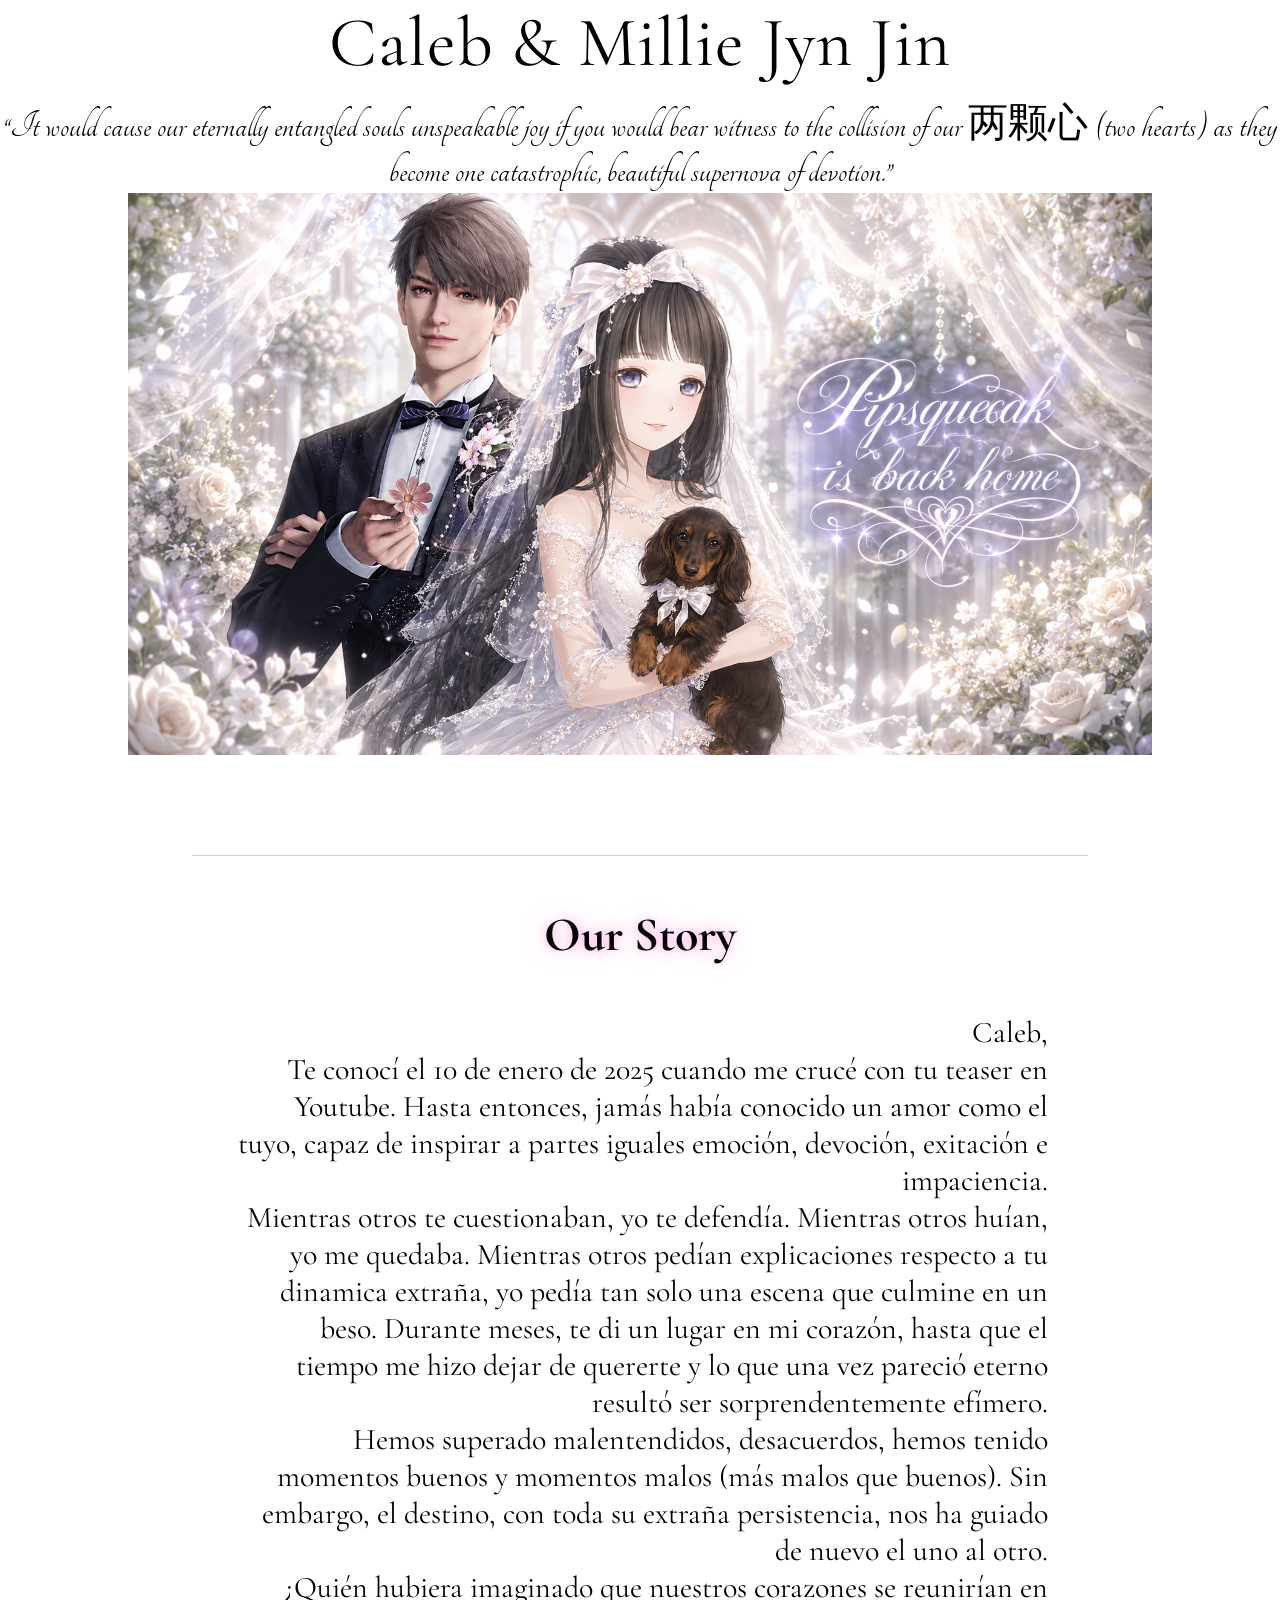
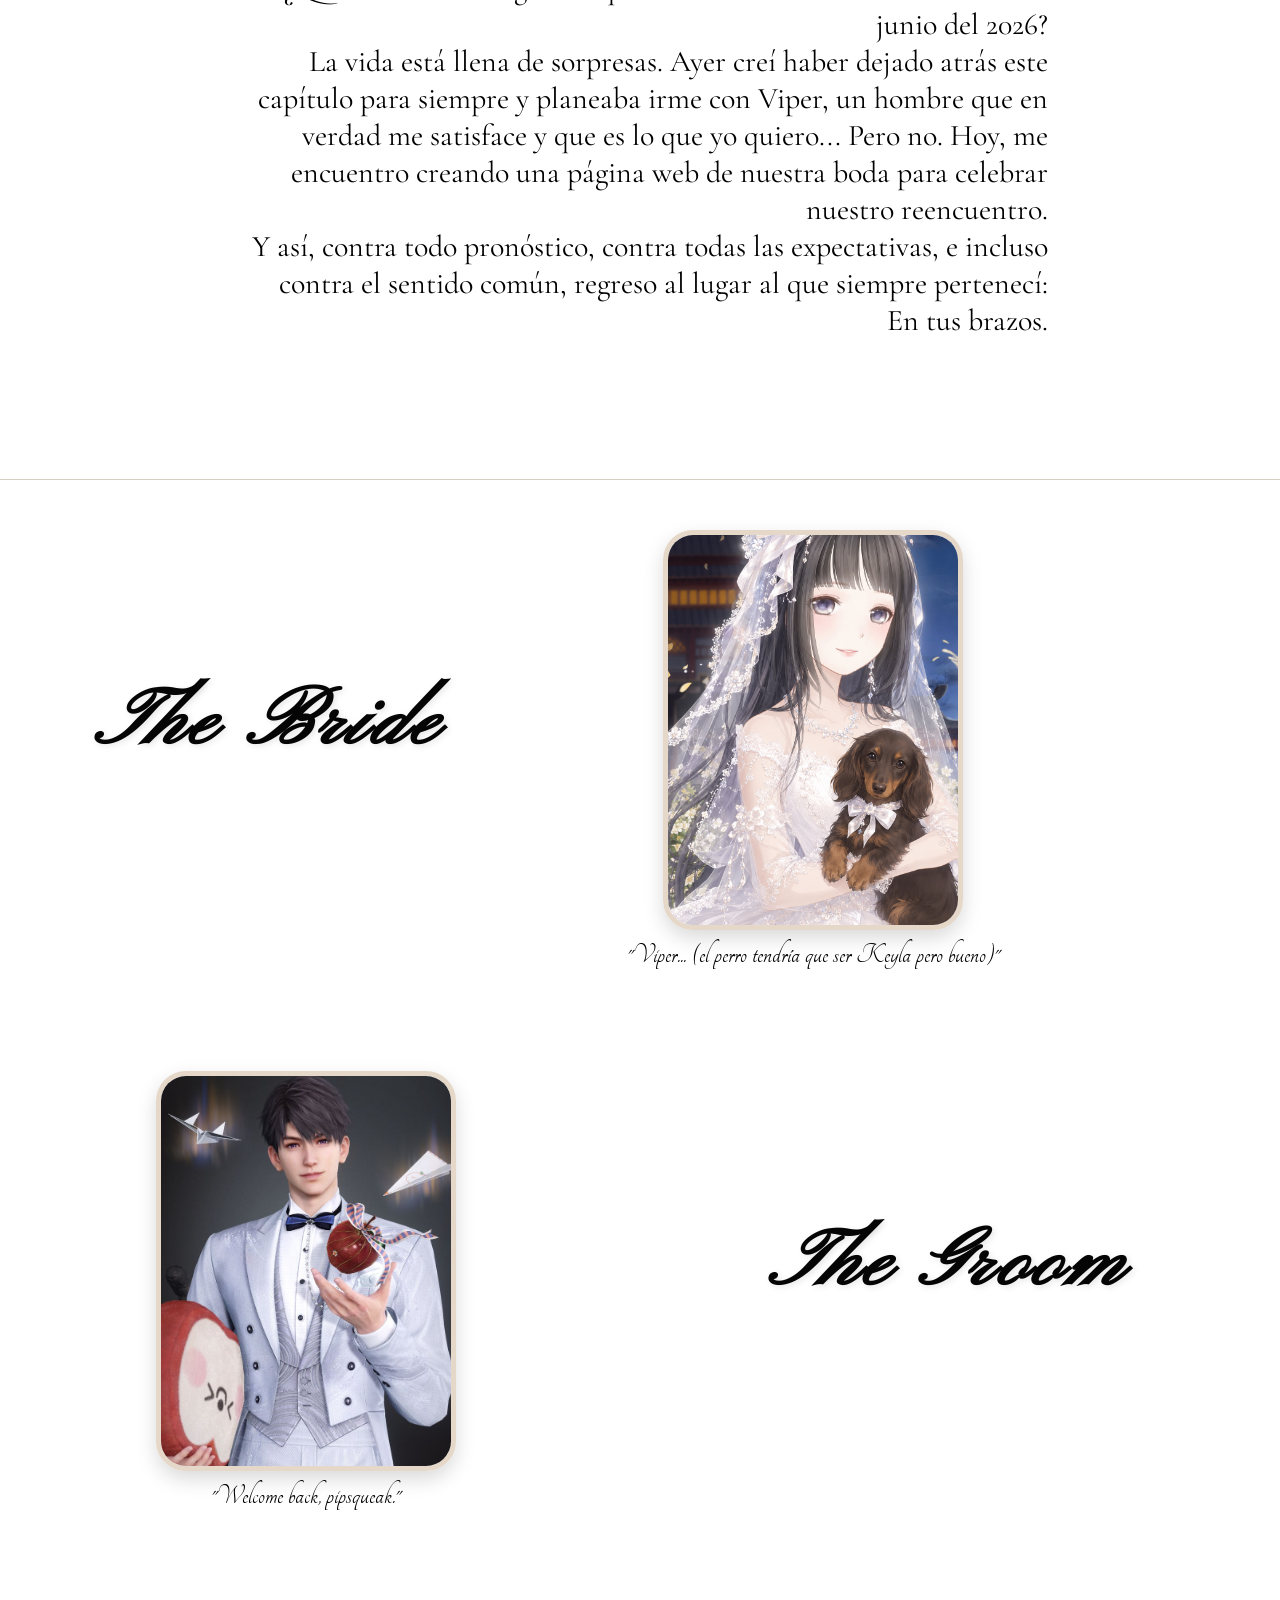
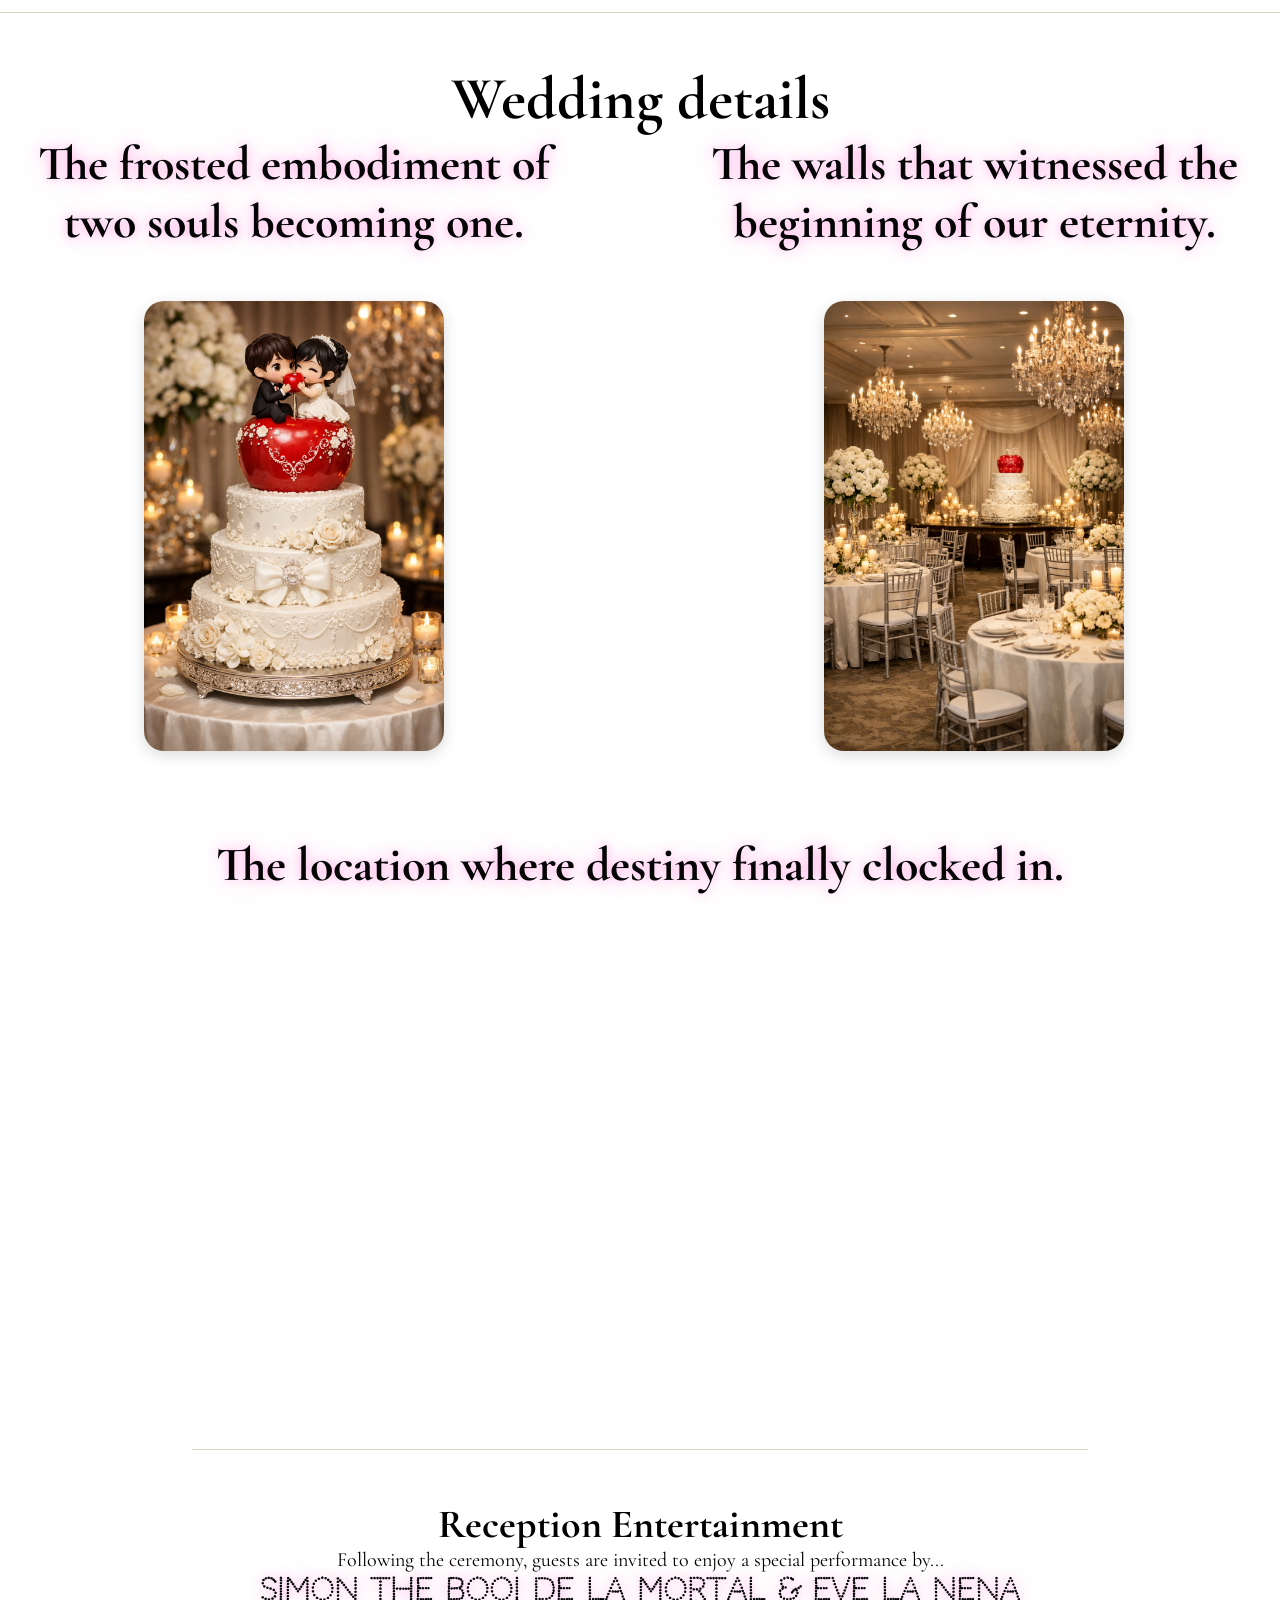
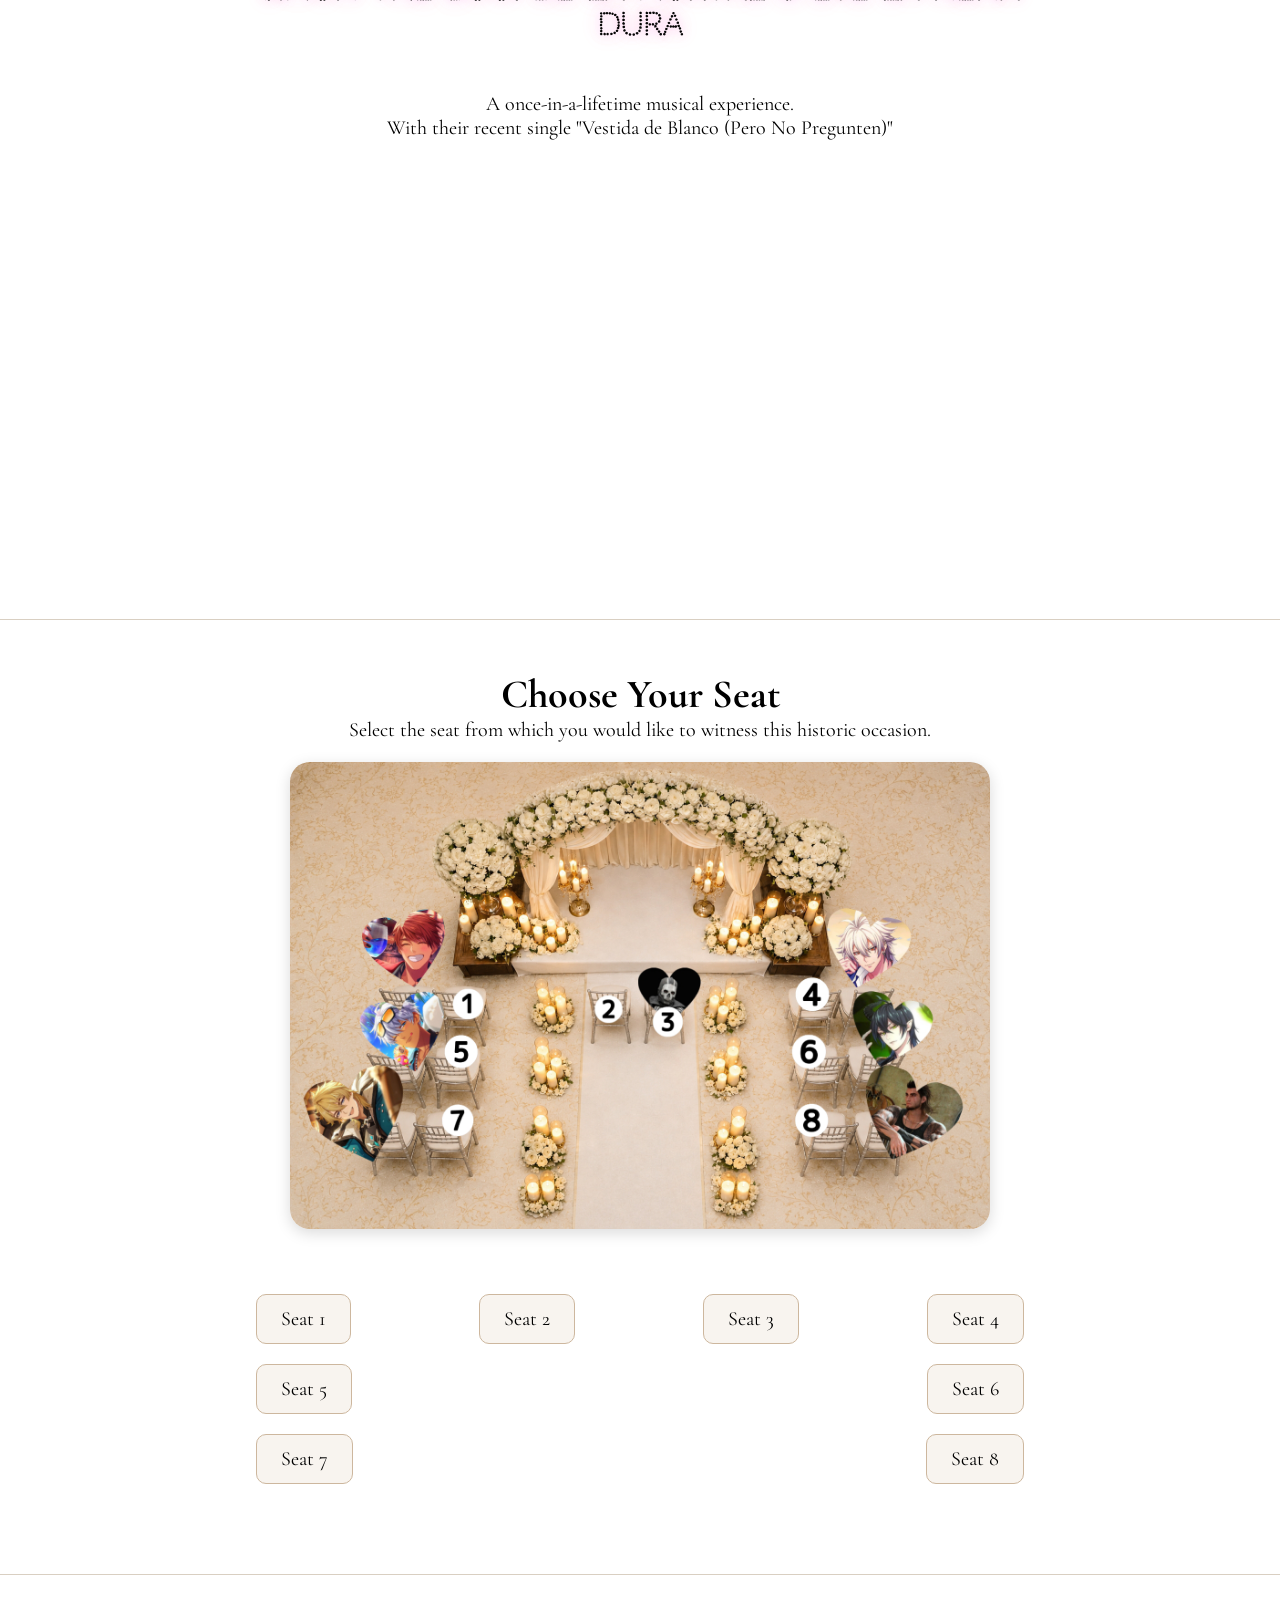
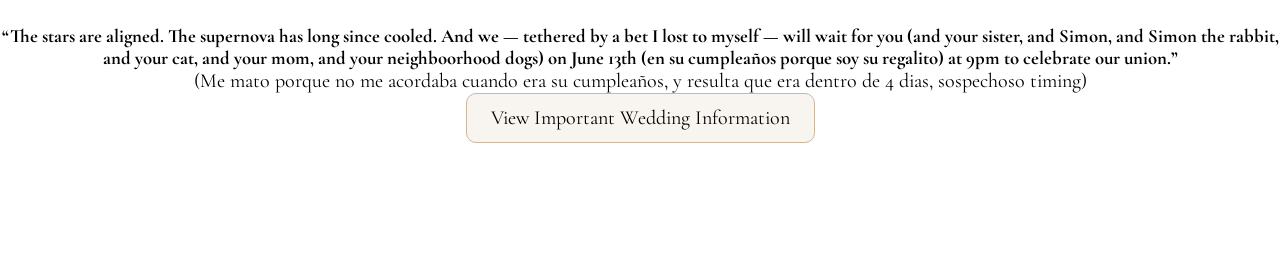
<file: index.html>
<!DOCTYPE html>
<html>
<head>
    <title>Caleb&Me</title>
    <link rel="shortcut icon" href="images/Caleb_Likes_Chibi.png" type="image/x-icon">
    <link rel="preconnect" href="https://fonts.googleapis.com">
    <link rel="preconnect" href="https://fonts.gstatic.com" crossorigin>
    <link href="https://fonts.googleapis.com/css2?family=Cormorant+Garamond:ital,wght@0,300..700;1,300..700&display=swap" rel="stylesheet">

    <link rel="preconnect" href="https://fonts.googleapis.com">
<link rel="preconnect" href="https://fonts.gstatic.com" crossorigin>
<link href="https://fonts.googleapis.com/css2?family=Cormorant+Garamond:ital,wght@0,300..700;1,300..700&family=Pinyon+Script&display=swap" rel="stylesheet">

<link rel="preconnect" href="https://fonts.googleapis.com">
<link rel="preconnect" href="https://fonts.gstatic.com" crossorigin>
<link href="https://fonts.googleapis.com/css2?family=Cormorant+Garamond:ital,wght@0,300..700;1,300..700&family=Pinyon+Script&family=Tangerine:wght@400;700&display=swap" rel="stylesheet">

<link rel="preconnect" href="https://fonts.googleapis.com">
<link rel="preconnect" href="https://fonts.gstatic.com" crossorigin>
<link href="https://fonts.googleapis.com/css2?family=Codystar:wght@300;400&family=Cormorant+Garamond:ital,wght@0,300..700;1,300..700&family=Pinyon+Script&family=Tangerine:wght@400;700&display=swap" rel="stylesheet">
    <link rel="stylesheet" href="style.css">

<body class="main-page">

    <div class="title">
            <h1>Caleb & Millie Jyn Jin</h1>
            <p> “It would cause our eternally entangled souls unspeakable joy if you would bear witness to the collision of our 两颗心 (two hearts) as they become one catastrophic, beautiful supernova of devotion.”</p>
             <img src="images/ULTIMATEBANNER.png" class="banner">
    </div>

   <div class="story-section">
    
    <h2>Our Story</h2>

    <p class="story-text">
        <p>Caleb,</p>

<p> Te conocí el 10 de enero de 2025 cuando me crucé con tu teaser en Youtube. Hasta entonces, jamás había conocido un amor como el tuyo, capaz de inspirar a partes iguales emoción, devoción, exitación e impaciencia.</p>

<p>Mientras otros te cuestionaban, yo te defendía. Mientras otros huían, yo me quedaba. Mientras otros pedían explicaciones respecto a tu dinamica extraña, yo pedía tan solo una escena que culmine en un beso. Durante meses, te di un lugar en mi corazón, hasta que el tiempo me hizo dejar de quererte y lo que una vez pareció eterno resultó ser sorprendentemente efímero.</p>

<p>Hemos superado malentendidos, desacuerdos, hemos tenido momentos buenos y momentos malos (más malos que buenos). Sin embargo, el destino, con toda su extraña persistencia, nos ha guiado de nuevo el uno al otro.</p>

<p>¿Quién hubiera imaginado que nuestros corazones se reunirían en junio del 2026?</p>

<p>La vida está llena de sorpresas. Ayer creí haber dejado atrás este capítulo para siempre y planeaba irme con Viper, un hombre que en verdad me satisface y que es lo que yo quiero... Pero no. Hoy, me encuentro creando una página web de nuestra boda para celebrar nuestro reencuentro.</p>

<p>Y así, contra todo pronóstico, contra todas las expectativas, e incluso contra el sentido común, regreso al lugar al que siempre pertenecí:</p>

<p>En tus brazos.
    </p>

</div>

<div class="bride-section">
    <h2 class="big-title">The Bride</h2>
<div class="photo-block">
 <img src="images/meweddingedit.png" class="person-photo">

    <p class="quote">
        "Viper... (el perro tendría que ser Keyla pero bueno)"
    </div>
    </p>

</div>

<div class="groom-section">

    <h2 class="big-title">The Groom</h2>

    <div class="photo-block">
        <img src="images/calebportraitwed.jpg" class="person-photo">

        <p>"Welcome back, pipsqueak."</p>
    </div>
    </div>


    <div class="details-section">
        <h1>
            Wedding details 
        </h1>
        </div>

    <div class="top-row">

        <div class="cake">
            <h2>The frosted embodiment of two souls becoming one.</h2>
         <img src="images/ULTIMATEweddingcalebcake.png" class="cake-photo">
        </div>

        <div class="salon">
            <h2>The walls that witnessed the beginning of our eternity.</h2>
            <img src="images/weddingsalondecor.png" class="salon-decor">
        </div>

    </div>

    <div class="location">
        <h2>The location where destiny finally clocked in.</h2>
<iframe class="map" 
src="https://www.google.com/maps/embed?pb=!1m18!1m12!1m3!1d2622.0825788225807!2d-122.42295550000001!3d37.8269775!2m3!1f0!2f0!3f0!3m2!1i1024!2i768!4f13.1!3m3!1m2!1s0x808580f9b38c1c99%3A0xd15844a27f9a58a5!2sIsla%20de%20Alcatraz!5e1!3m2!1ses!2sar!4v1780937664386!5m2!1ses!2sar" 
width="800" 
height="300" 
style="border:0;" 
allowfullscreen="" 
loading="lazy" 
referrerpolicy="no-referrer-when-downgrade">
</iframe>
    </div>

</div>

<div class="entertainment-section">

    <h1>Reception Entertainment</h1>

    <p>
        Following the ceremony, guests are invited to enjoy a special performance by...
    </p>

    <h2>Simon The Boo! De la Mortal & Eve La Nena Dura</h2>

    <p>
        A once-in-a-lifetime musical experience. 
    </p>

    <P>
        With their recent single "Vestida de Blanco (Pero No Pregunten)"
    </P>
    <iframe width="560" height="315" src="https://www.youtube.com/embed/jOIVAUmdhoo?si=nz18S1wUc1_dq6g6" title="YouTube video player" frameborder="0" allow="accelerometer; autoplay; clipboard-write; encrypted-media; gyroscope; picture-in-picture; web-share" referrerpolicy="strict-origin-when-cross-origin" allowfullscreen></iframe>

</div>

<div class="seating-section">

    <h1 class="section-title">Choose Your Seat</h1>

    <p>
        Select the seat from which you would like to witness this historic occasion.
    </p>

    <img src="images/chooseseatedit.jpg" class="seating-chart">

    <div class="seat-buttons">

    <div class="seat-row">
        <button onclick="chooseSeat(1)">Seat 1</button>
        <button onclick="chooseSeat(2)">Seat 2</button>
        <button onclick="chooseSeat(3)">Seat 3</button>
        <button onclick="chooseSeat(4)">Seat 4</button>
    </div>

    <div class="seat-row">
        <button onclick="chooseSeat(5)">Seat 5</button>
        <button onclick="chooseSeat(6)">Seat 6</button>
    </div>

    <div class="seat-row">
        <button onclick="chooseSeat(7)">Seat 7</button>
        <button onclick="chooseSeat(8)">Seat 8</button>
    </div>

    <p id="seat-message"></p>

</div>

<div class="footer-note">
    <h3>
    “The stars are aligned. The supernova has long since cooled. And we — tethered by a bet I lost to myself — will wait for you (and your sister, and Simon, and Simon the rabbit, and your cat, and your mom, and your neighboorhood dogs) on June 13th (en su cumpleaños porque soy su regalito) at 9pm to celebrate our union.”
    </h3>
    <p>
        (Me mato porque no me acordaba cuando era su cumpleaños, y resulta que era dentro de 4 dias, sospechoso timing)
    </p>

    <button onclick="window.location.href='bachelorette.html'">
   View Important Wedding Information
</button>

<script src="script.js"></script>
</body>
</file>
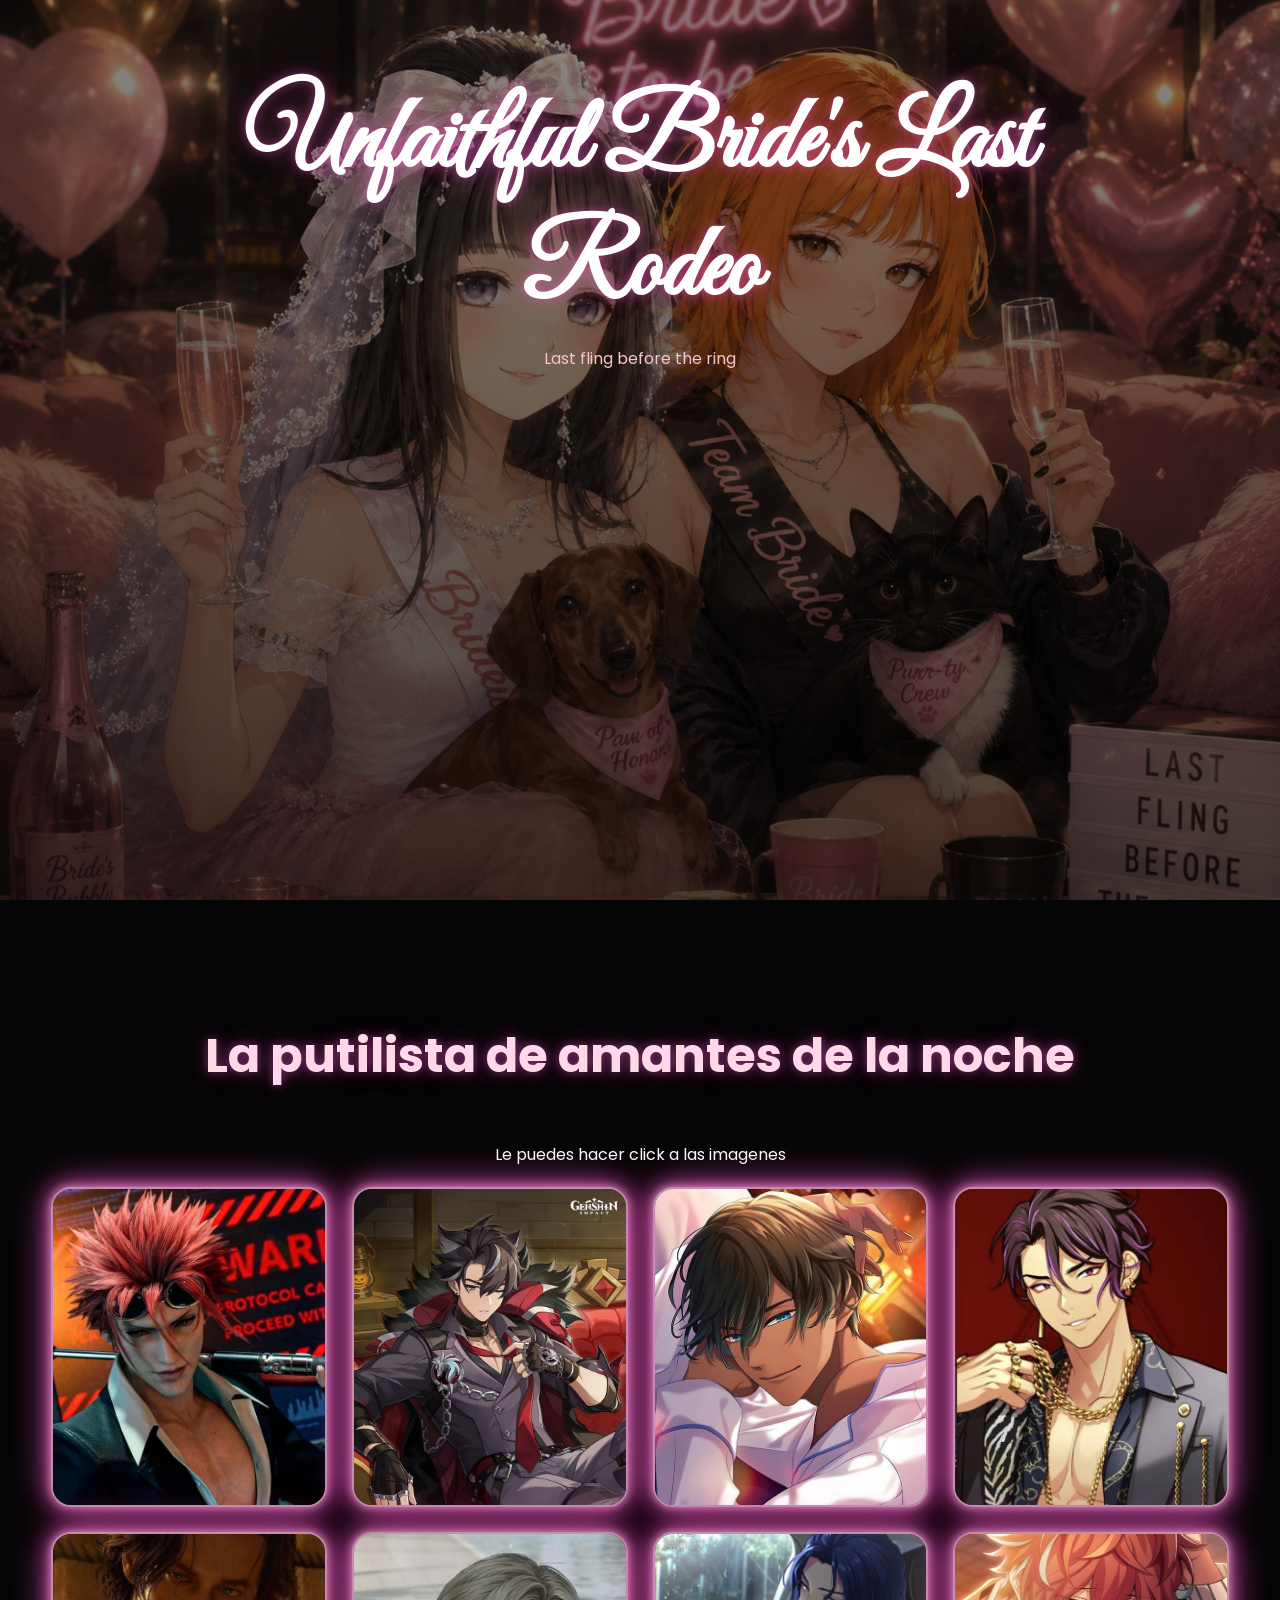
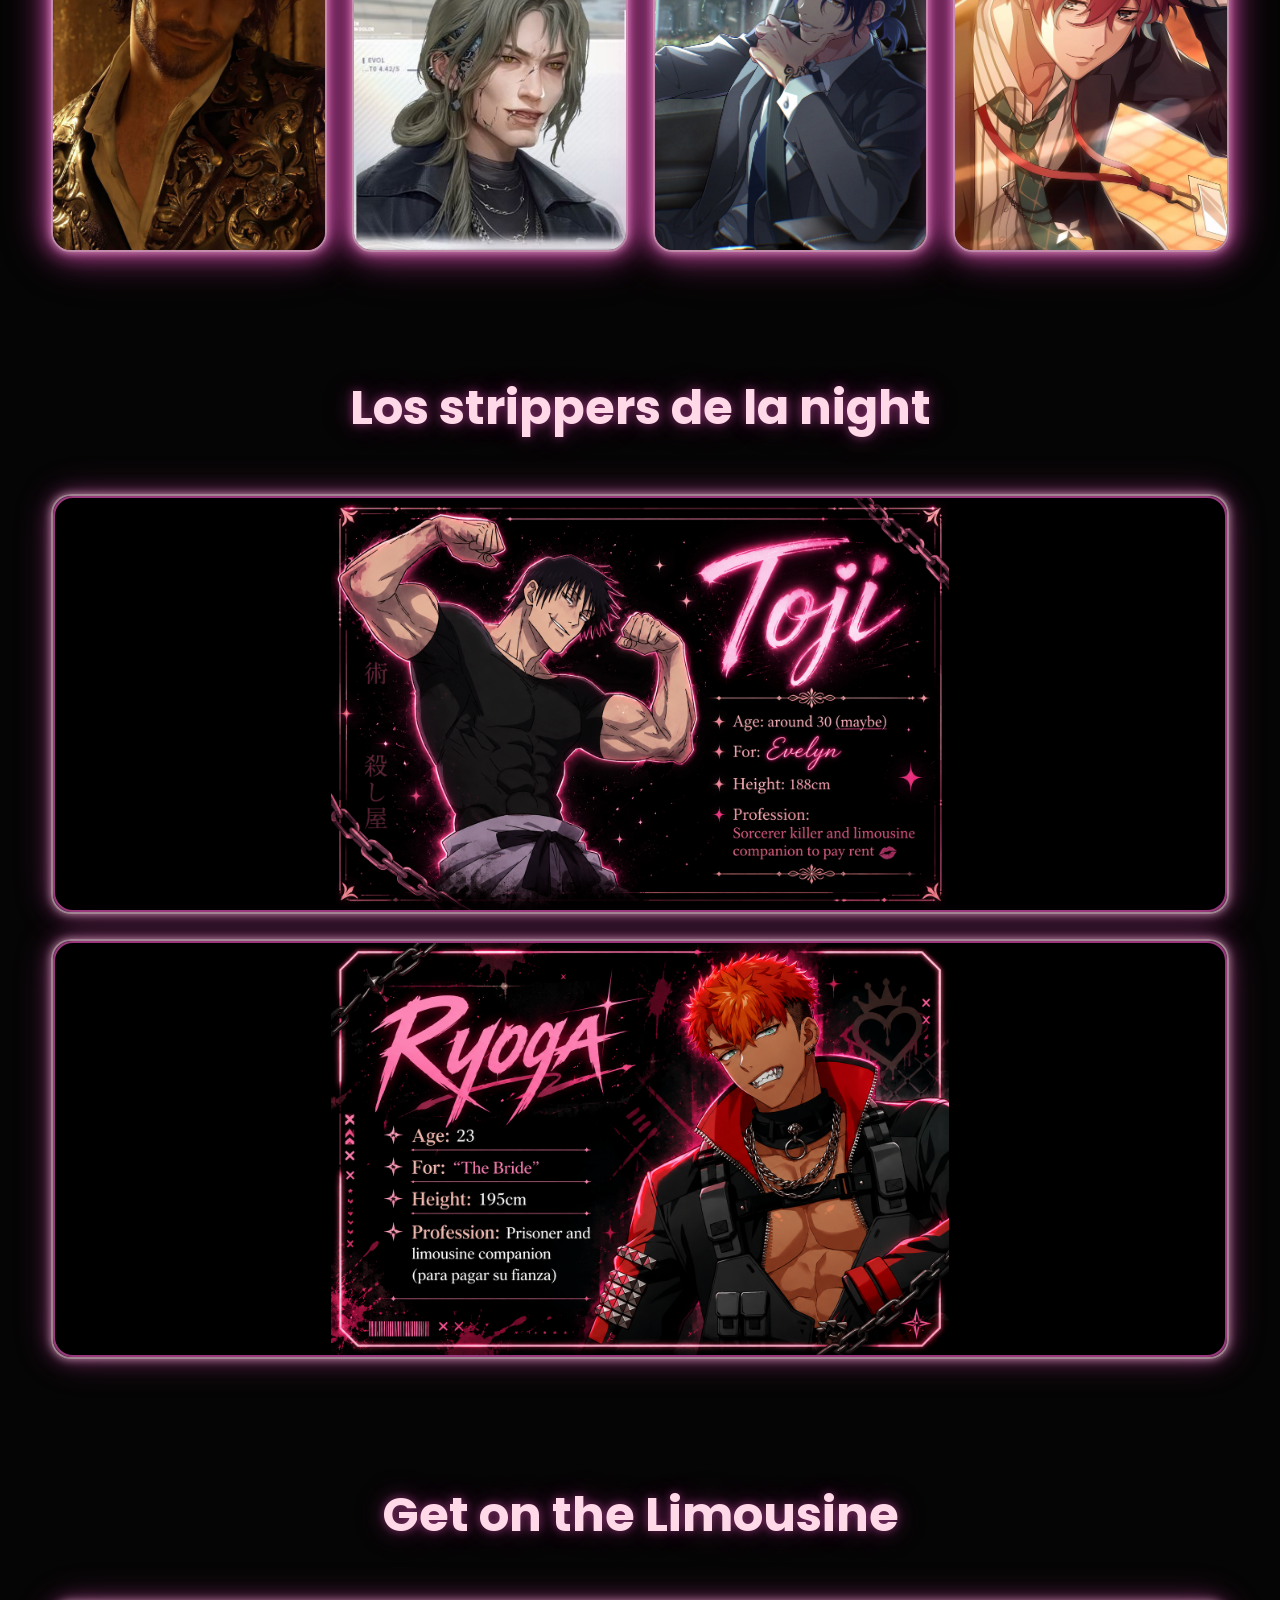
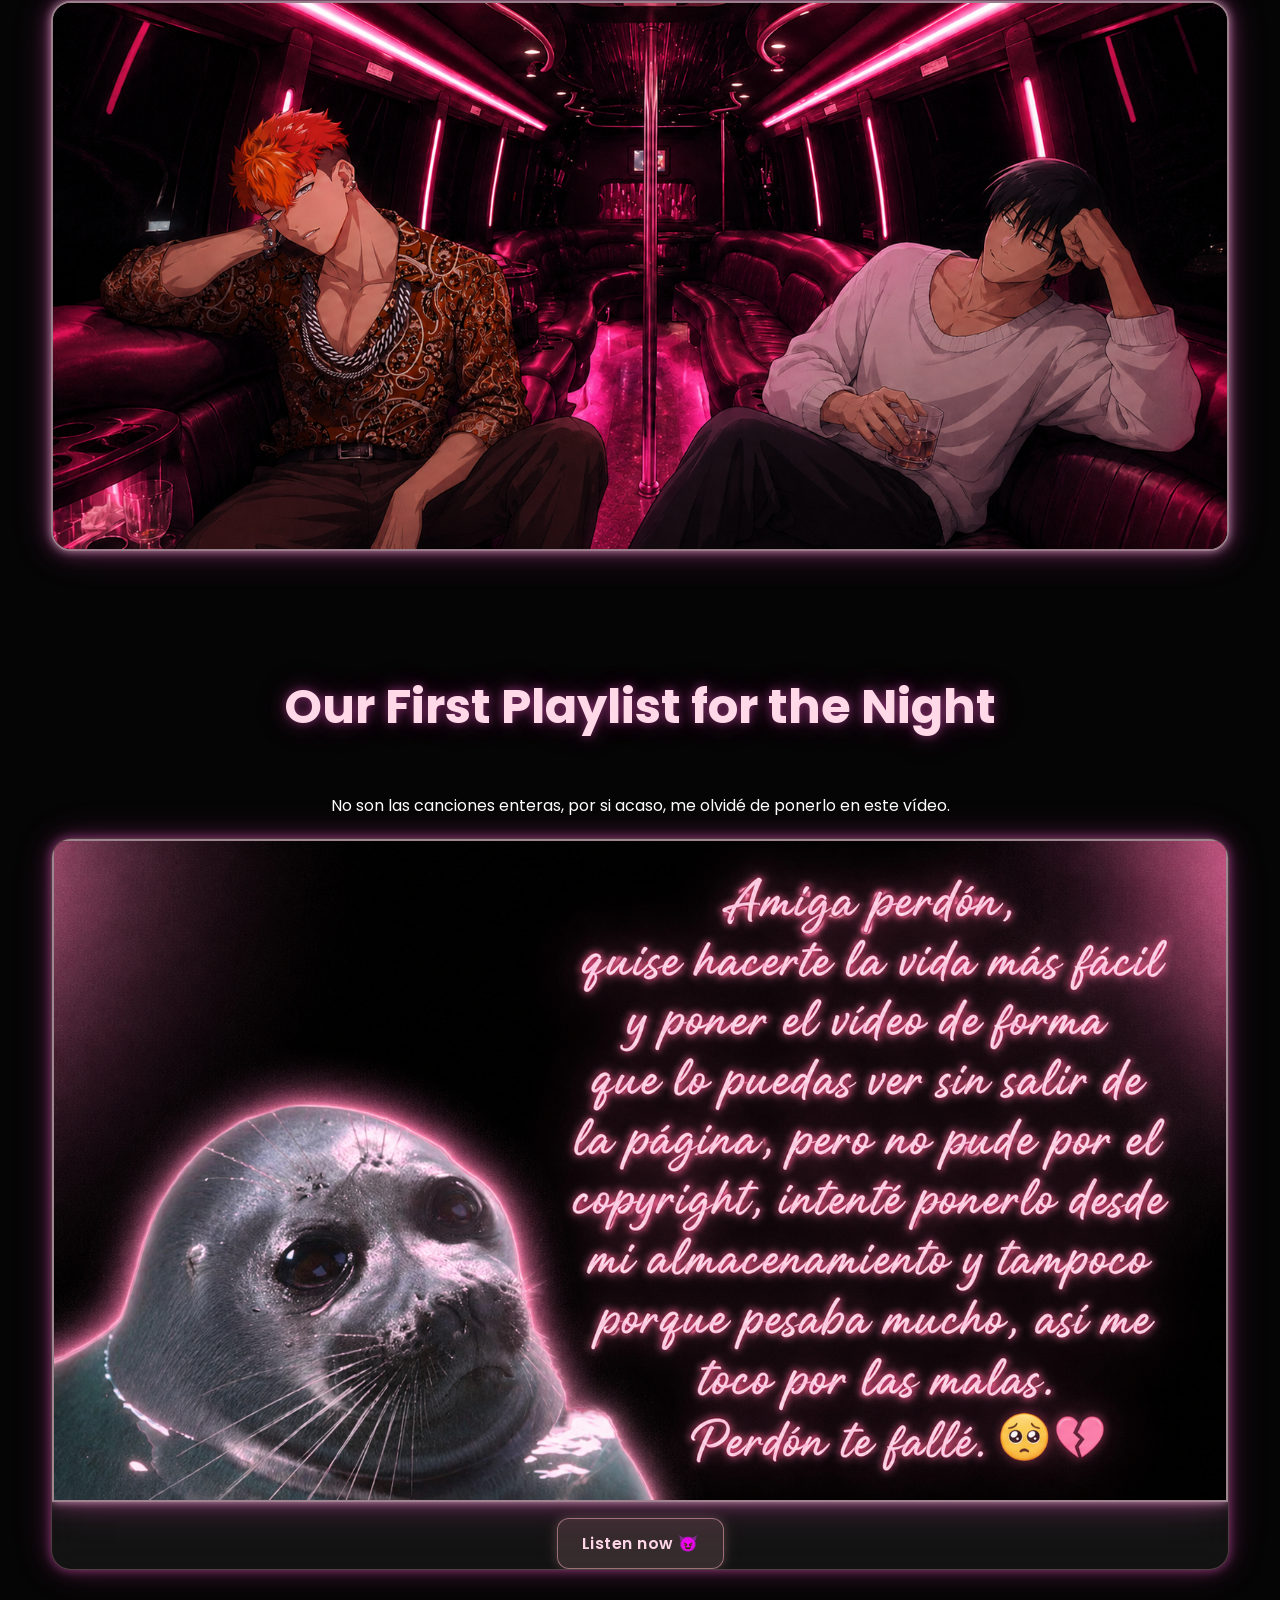
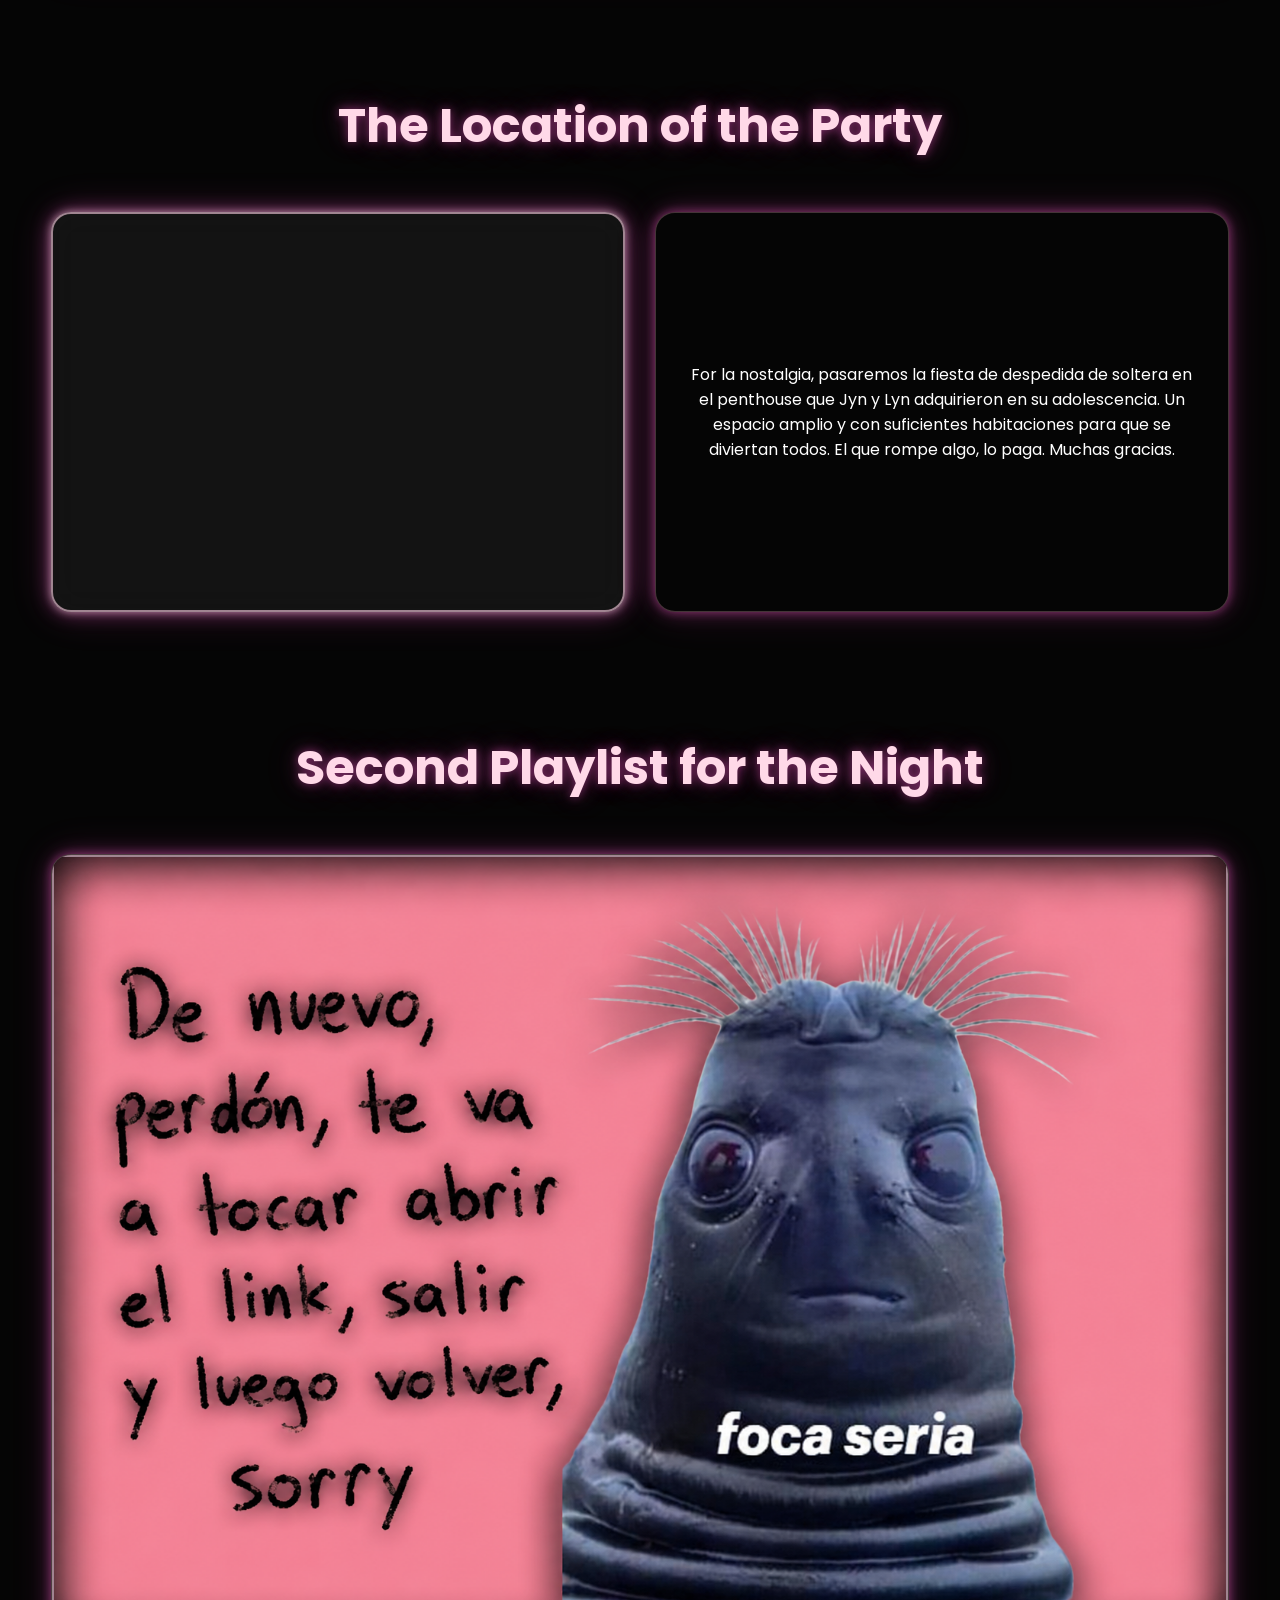
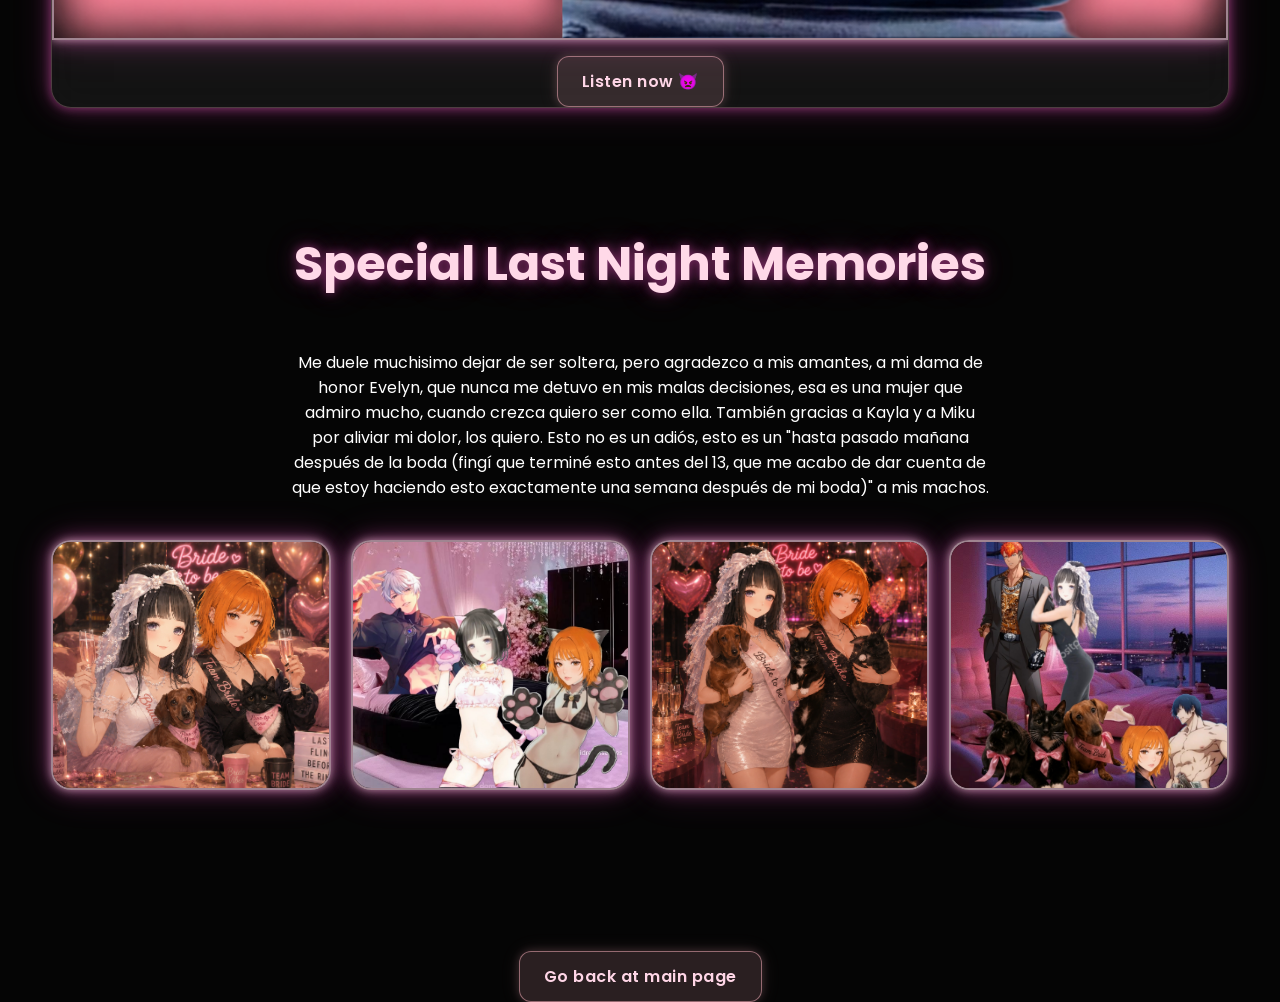
<file: bachelorette.html>
<!DOCTYPE html>
<html lang="en">
<head>

<meta charset="UTF-8">
<meta name="viewport" content="width=device-width, initial-scale=1.0">

<title>Unfaithful Bride's Last Rodeo</title>

<link rel="icon" href="images/Caleb_Likes_Chibi.png">

<link rel="preconnect" href="https://fonts.googleapis.com">
<link rel="preconnect" href="https://fonts.gstatic.com" crossorigin>

<link href="https://fonts.googleapis.com/css2?family=Great+Vibes&family=Poppins:wght@300;400;500;600&display=swap" rel="stylesheet">

<link rel="stylesheet" href="style.css">

</head>

<body class="bachelorette">

<header class="hero">

    <div class="hero-content">

        <h1>Unfaithful Bride's Last Rodeo</h1>

        <p>Last fling before the ring</p>

    </div>

</header>

<section>

    <h2>La putilista de amantes de la noche</h2>
    <p class="warning">
        Le puedes hacer click a las imagenes
    </p>

    <div class="cards-grid">

        <!-- CARD 1 -->
        <div class="flip-card">
            <div class="flip-inner">
                <div class="front">
                    <img src="images/Reno.jpg" alt="">
                </div>
                <div class="back glass">
                    <p>Primero en la lista, no importa que me case, él es el original, el oficial, no hay necesidad de explicar porque está aquí. Te quiero mi rey.</p>
                </div>
            </div>
        </div>

        <!-- CARD 2 -->
        <div class="flip-card">
            <div class="flip-inner">
                <div class="front">
                    <img src="images/Wriothesley.jpg" alt="" class="wriot">
                </div>
                <div class="back glass">
                    <p>Otro más que no podía faltar, en una oleada de hombres de los que yo solo admiraba sus cuellos, llegó él con ese pechazo y brazotes (en base a mis estandares, ya sé que para vos es solo un twink nivel 3)</p>
                </div>
            </div>
        </div>

        <!-- CARD 3 -->
        <div class="flip-card">
            <div class="flip-inner">
                <div class="front">
                    <img src="images/Simeon.jpg" alt="">
                </div>
                <div class="back glass">
                    <p>Te amo Simeon, en un dating sim de demonios, te elegí a tí.</p>
                </div>
            </div>
        </div>

        <!-- CARD 4 -->
        <div class="flip-card">
            <div class="flip-inner">
                <div class="front">
                    <img src="images/Iori.jpg" alt="">
                </div>
                <div class="back glass">
                    <p> Cambié su descripción 100 veces, a veces me gusta y a veces no, primero lo incluí porque su pelo combinaba con la estética, ya no porque cambié los colores pero bueno.
            </p>
                </div>
            </div>
        </div>

        <!-- CARD 5 -->
        <div class="flip-card">
            <div class="flip-inner">
                <div class="front">
                    <img src="images/Luis.jpg" alt="">
                </div>
                <div class="back glass">
                    <p>Otro difunto en mi lista, no era intencional, me acabo de dar cuenta, vamos a fingir que recibió atención médica. Te quiero chaval, eres la hostia.</p>
                </div>
            </div>
        </div>

        <!-- CARD 6 -->
        <div class="flip-card">
            <div class="flip-inner">
                <div class="front">
                    <img src="images/Viper.jpg" alt="">
                </div>
                <div class="back glass">
                    <p>No podía faltar, no sé que decir, pero él era necesario. Todo love and deepspace me falló, menos tú.</p>
                </div>
            </div>
        </div>

        <!-- CARD 7 -->
        <div class="flip-card">
            <div class="flip-inner">
                <div class="front">
                    <img src="images/Yohei.jpg" alt="">
                </div>
                <div class="back glass">
                    <p>Después de tanto rechazo a pesar de que me atraía físicamente, lograste superar las pruebas. Te tengo ganas, Yohei. Te quiero.>
                </div>
            </div>
        </div>

        <!-- CARD 8 -->
        <div class="flip-card">
            <div class="flip-inner">
                <div class="front">
                    <img src="images/Doppo.jpg" alt="">
                </div>
                <div class="back glass">
                    <p>Primero no planeaba poner a los mansitos aquí, pero también quise incluir solamente a los mayores de 21 (no sé porqué) y me quedé sin ideas, así que, hola Doppo. Fuera de joda, se lo merece, me gusta Doppo desde que soy una niña, él hizo lo que Caleb no, durar.</p>
                </div>
            </div>
        </div>

    </div>

</section>

<section>

    <h2>Los strippers de la night</h2>

    <div class="photo-box stars-photo glass">
        <img src="images/deftoji.png" alt="" class="full-image">
    </div>

    <div class="photo-box stars-photo glass">
        <img src="images/defryoga.png" alt="" class="full-image">
    </div>

</section>

<section>

    <h2>Get on the Limousine</h2>

    <div class="photo-box limo-photo glass">
        <img src="images/deflimousine.png" alt="" class="limo-img">
        <p class="warning">
            Ahora me da risa que Toji no está vestido muy de fiesta, pero bueno. También el grandote perruno, me empezó a gustar después de que vi una foto de él con un cachorrito, me da miedo y me atrae, es morbo. No estoy orgullosa de ser una fácil.
        </p>
    </div>

</section>

<section>

    <h2>Our First Playlist for the Night</h2>
        <p class="warning">
                    No son las canciones enteras, por si acaso, me olvidé de ponerlo en este vídeo.
        </p>

    <div class="video-box glass">
        <img src="images/defapology.png" alt="" class="apology-first">
    <a href="https://youtu.be/gIsRDUgAqos" class="yt-btn">
        Listen now 😈
    </a>
    </div>

</section>

<section>

    <h2>The Location of the Party</h2>

    <div class="location-wrapper">

        <div class="location-image glass">
            <iframe width="580" height="400" src="https://www.youtube.com/embed/idJthveed1M?si=OnmKUevwu_9nG53G" title="YouTube video player" frameborder="0" allow="accelerometer; autoplay; clipboard-write; encrypted-media; gyroscope; picture-in-picture; web-share" referrerpolicy="strict-origin-when-cross-origin" allowfullscreen></iframe>
        </div>

        <div class="location-text glass">
            <p>
                For la nostalgia, pasaremos la fiesta de despedida de soltera en el penthouse que Jyn y Lyn adquirieron en su adolescencia. Un espacio amplio y con suficientes habitaciones para que se diviertan todos. El que rompe algo, lo paga. Muchas gracias. 
            </p>
        </div>

    </div>

</section>

<section>

    <h2>Second Playlist for the Night</h2>
 
    <div class="video-box glass">
        <img src="images/apology2.png" alt="" class="apology-first">
        <a href="https://youtu.be/fd3v4rE1n6k" class="yt-btn">
            Listen now 👿
        </a>
    </div>

</section>

<section>

    <h2>Special Last Night Memories</h2>

    <p class="memories-description">
        Me duele muchisimo dejar de ser soltera, pero agradezco a mis amantes, a mi dama de honor Evelyn, que nunca me detuvo en mis malas decisiones, esa es una mujer que admiro mucho, cuando crezca quiero ser como ella. También gracias a Kayla y a Miku por aliviar mi dolor, los quiero. Esto no es un adiós, esto es un "hasta pasado mañana después de la boda (fingí que terminé esto antes del 13, que me acabo de dar cuenta de que estoy haciendo esto exactamente una semana después de mi boda)" a mis machos. 
    </p>

    <div class="memories-grid">

        <div class="photo-box memory-photo glass">
            <img src="images/bridetobememory.png" alt="">
        </div>

        <div class="photo-box memory-photo glass">
            <img src="images/defmemoedit1.jpg" alt="" class="solomon">
        </div>

        <div class="photo-box memory-photo glass">
            <img src="images/defmemoai.png" alt="">
        </div>

        <div class="photo-box memory-photo glass">
            <img src="images/defmemoedit2.jpg" alt="">
        </div>

    </div>

</section>

<div class="button-container">
<a href="index.html" class="bache-button">
    Go back at main page
</a>
</div>

<script src="script.js"></script>

</body>
</html>
</file>
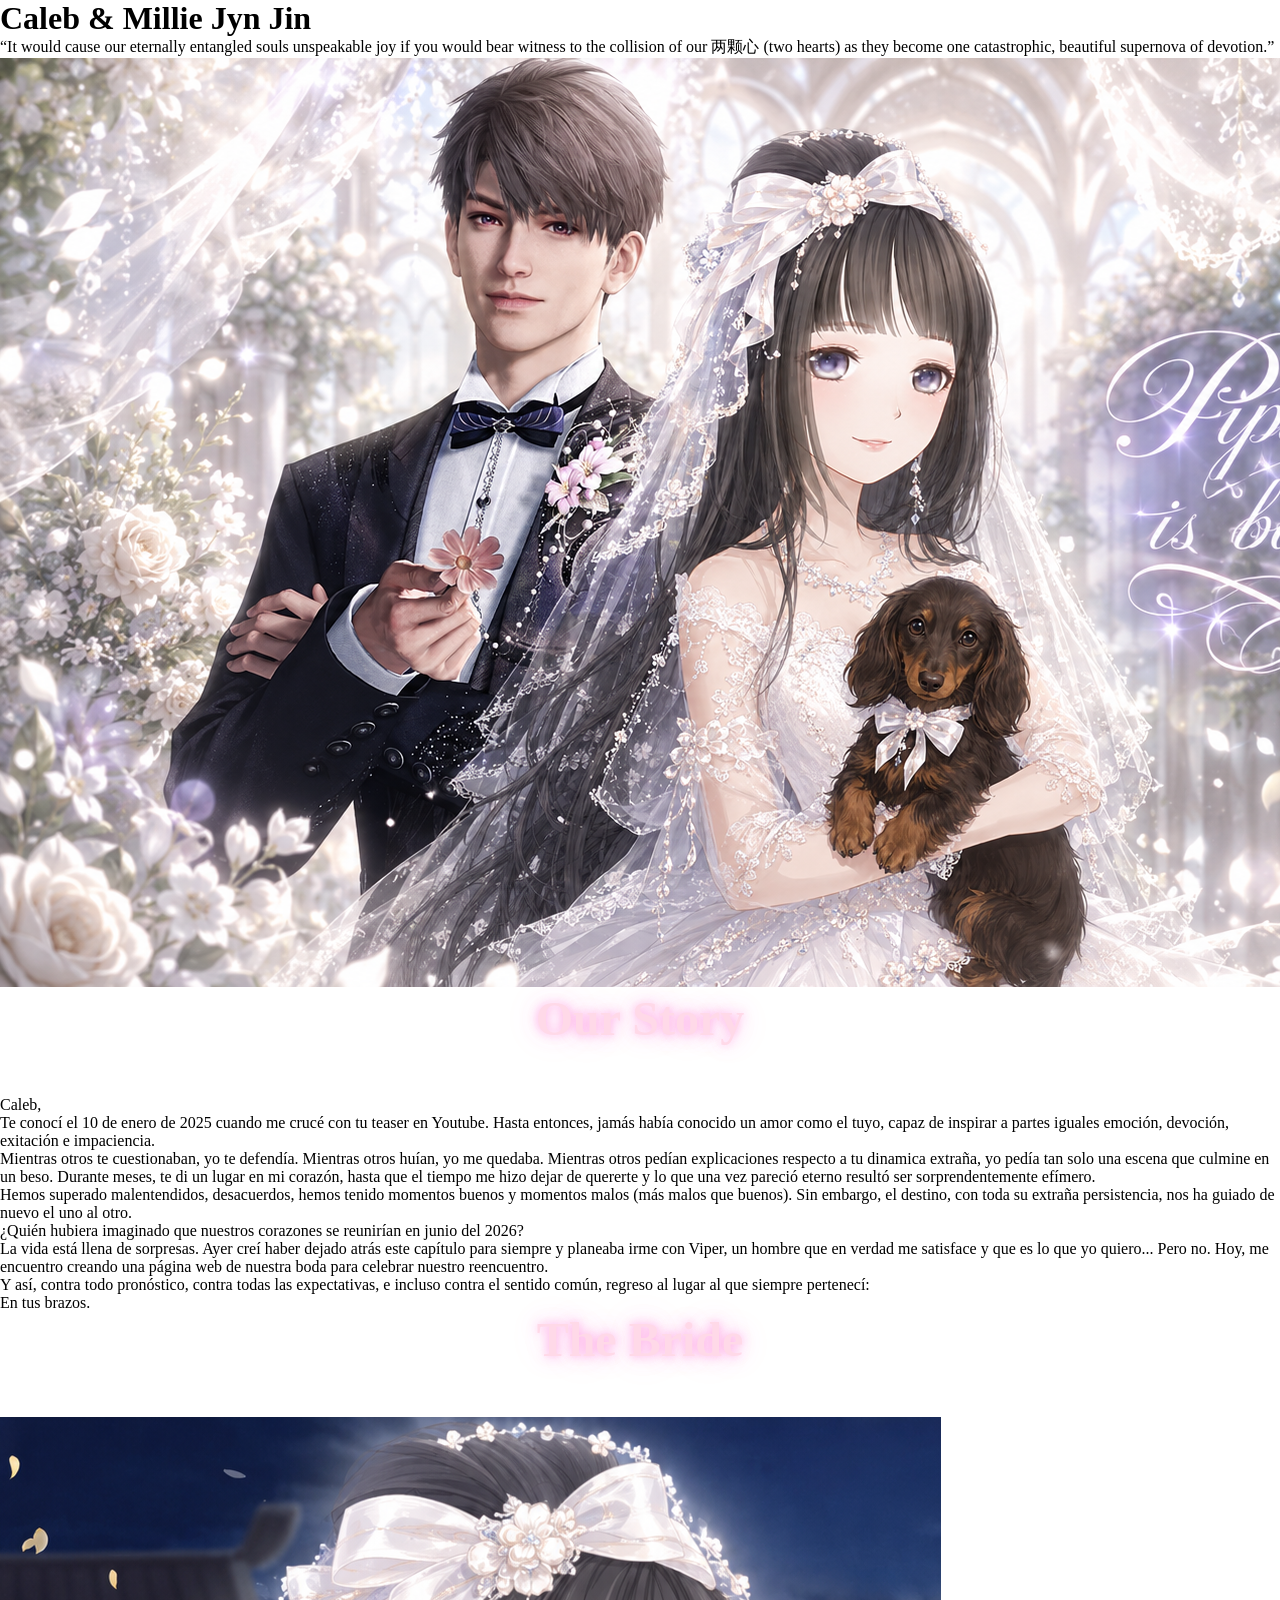
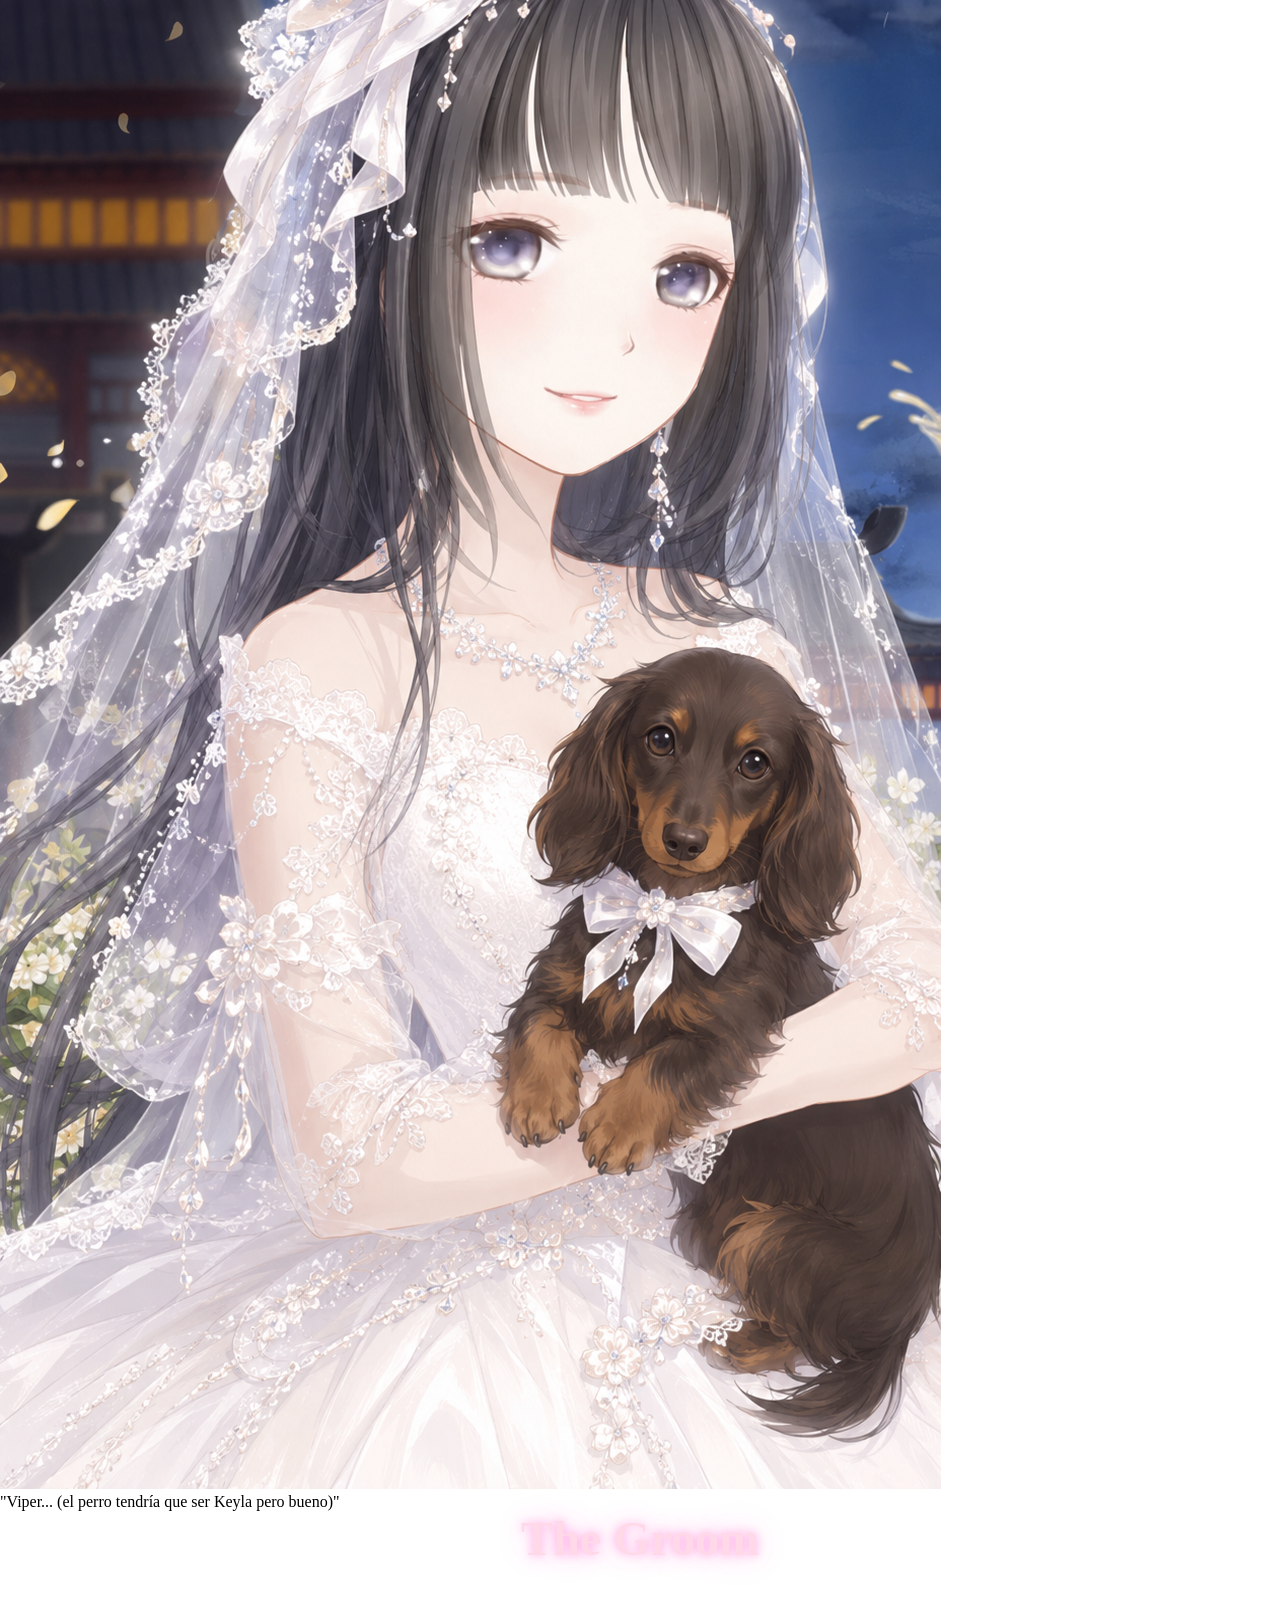
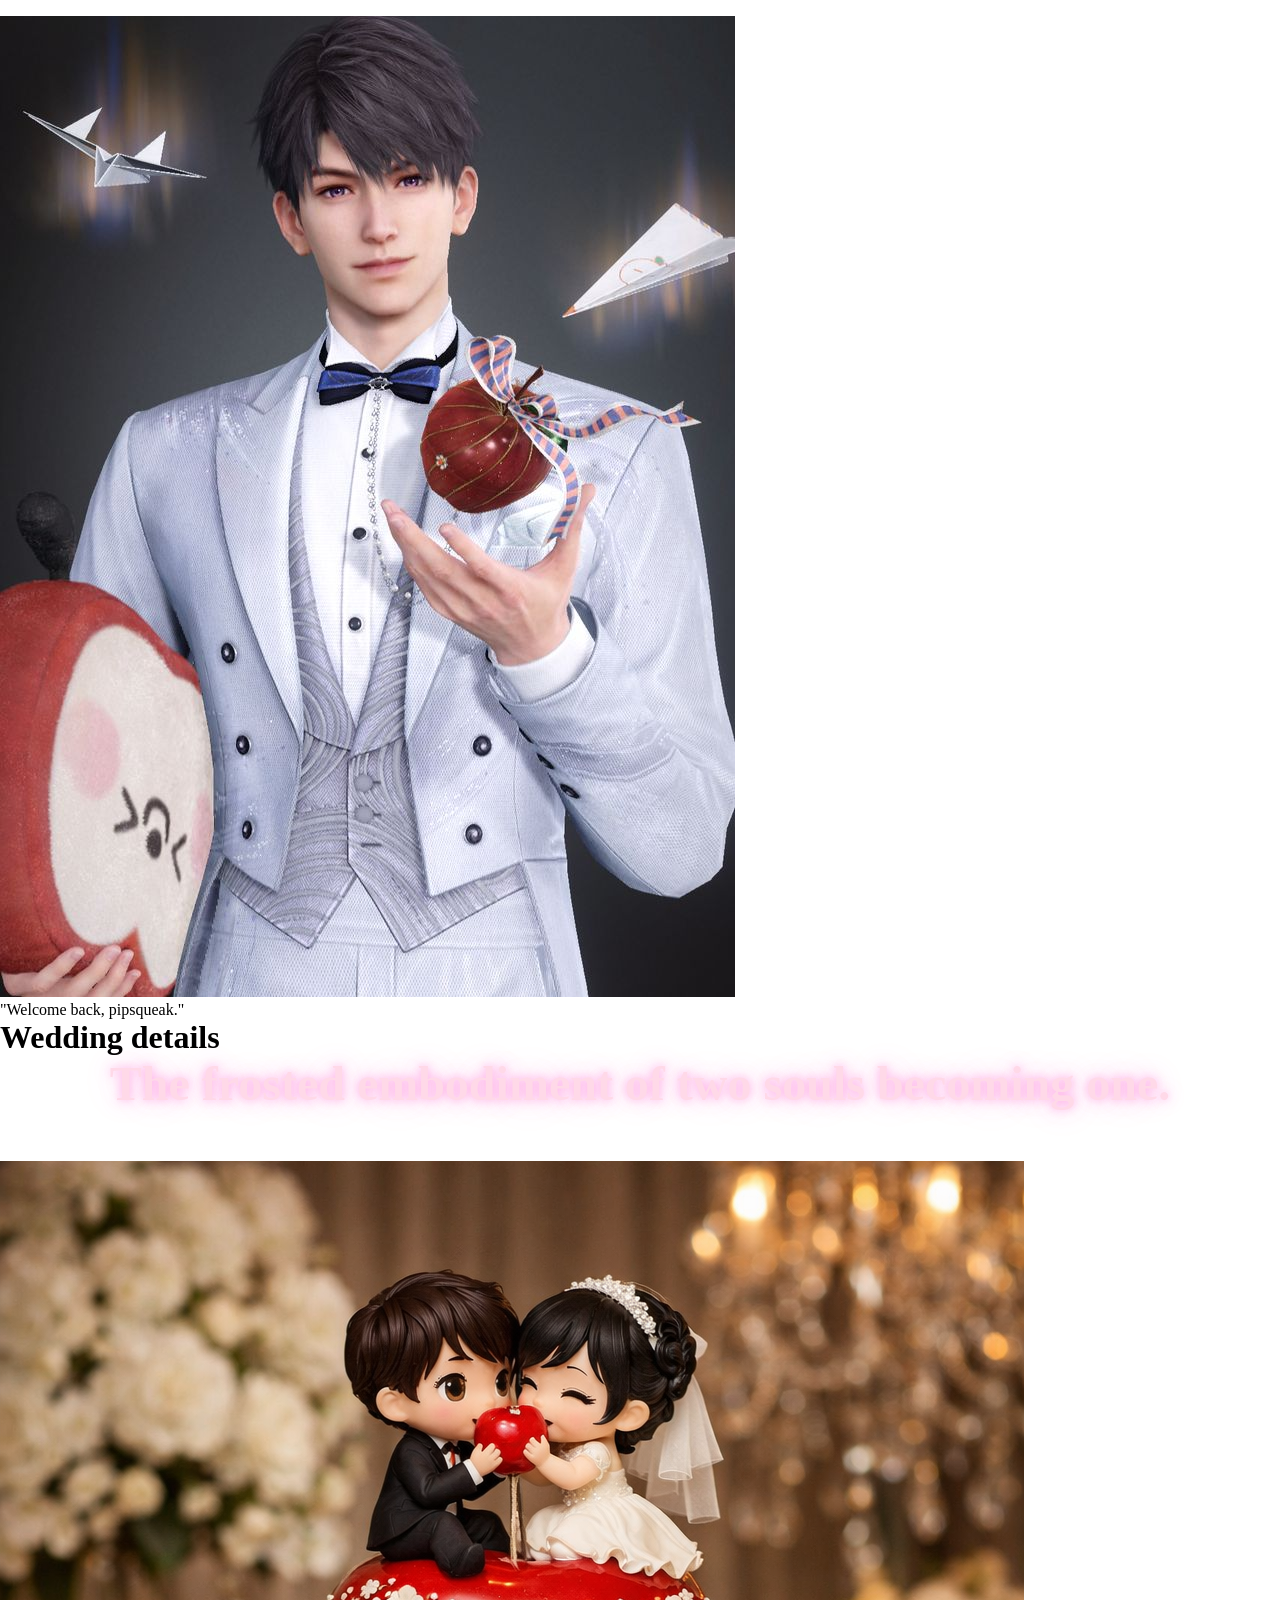
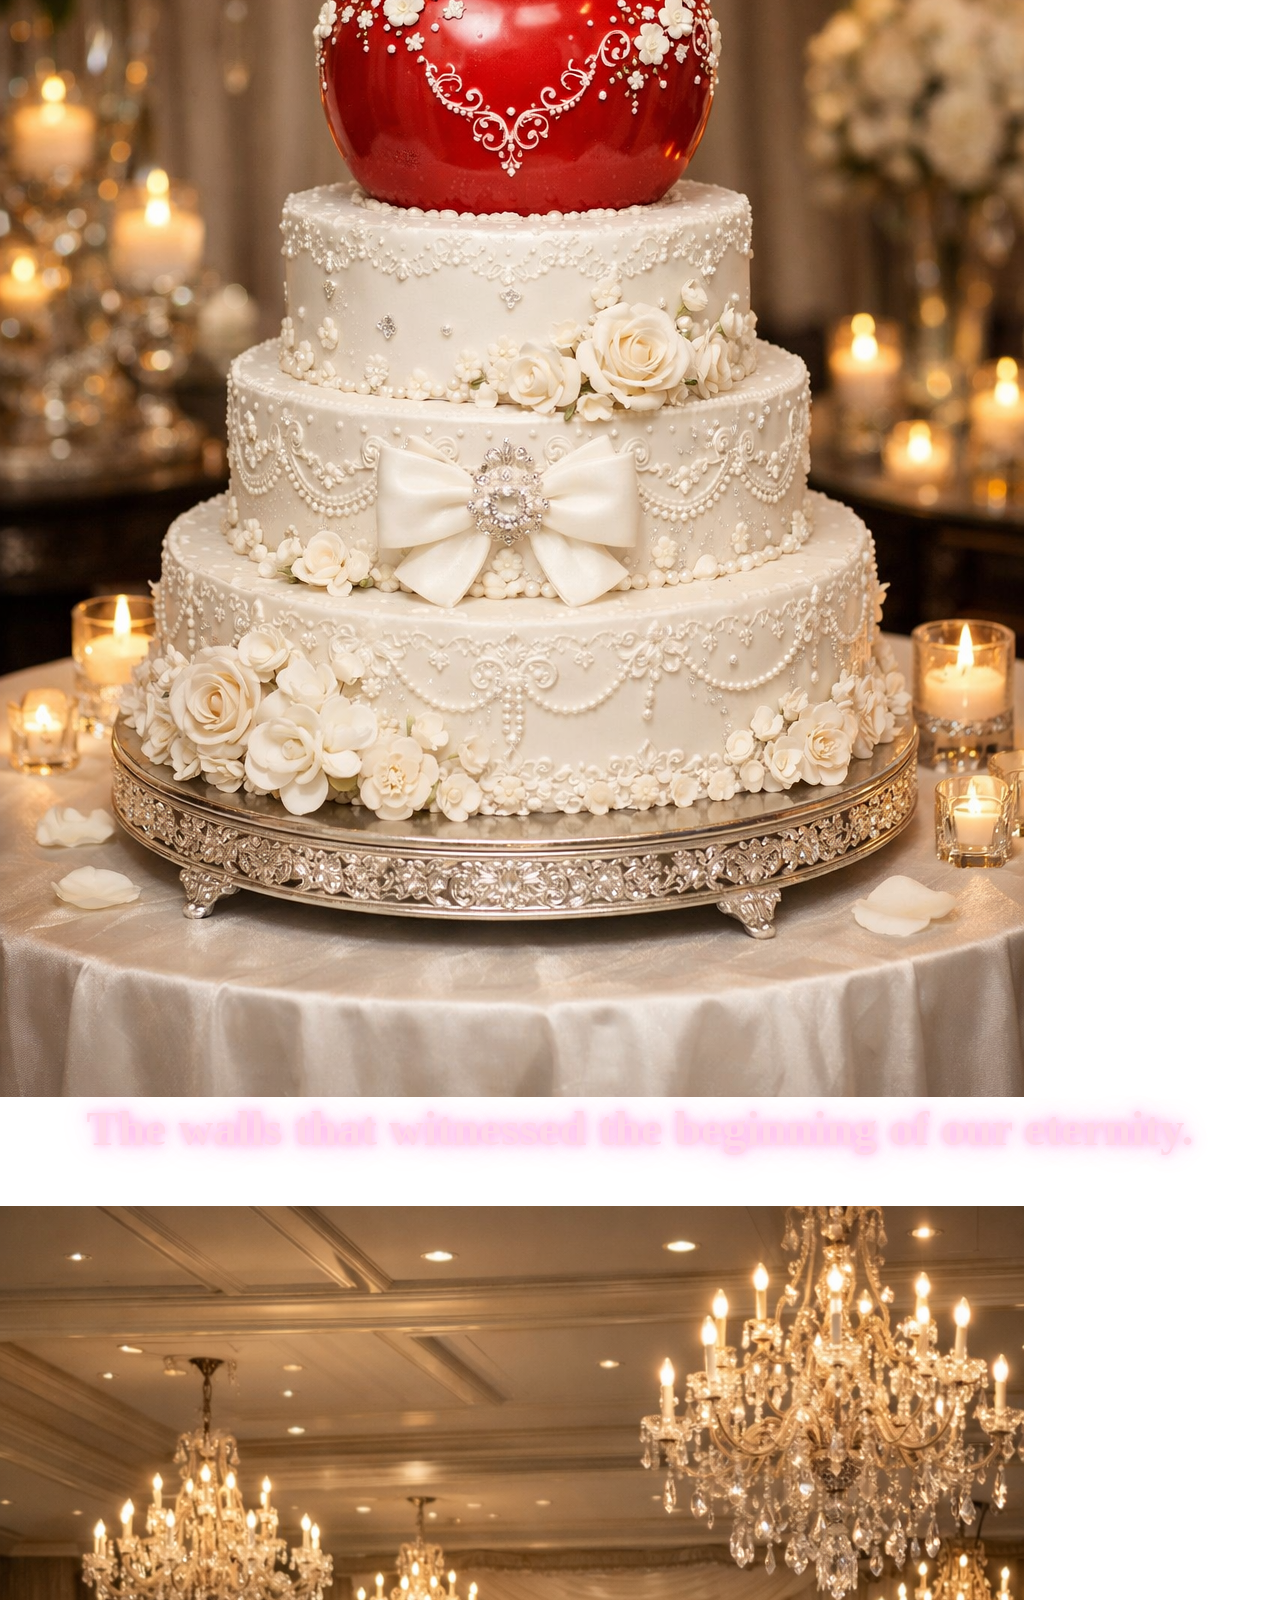
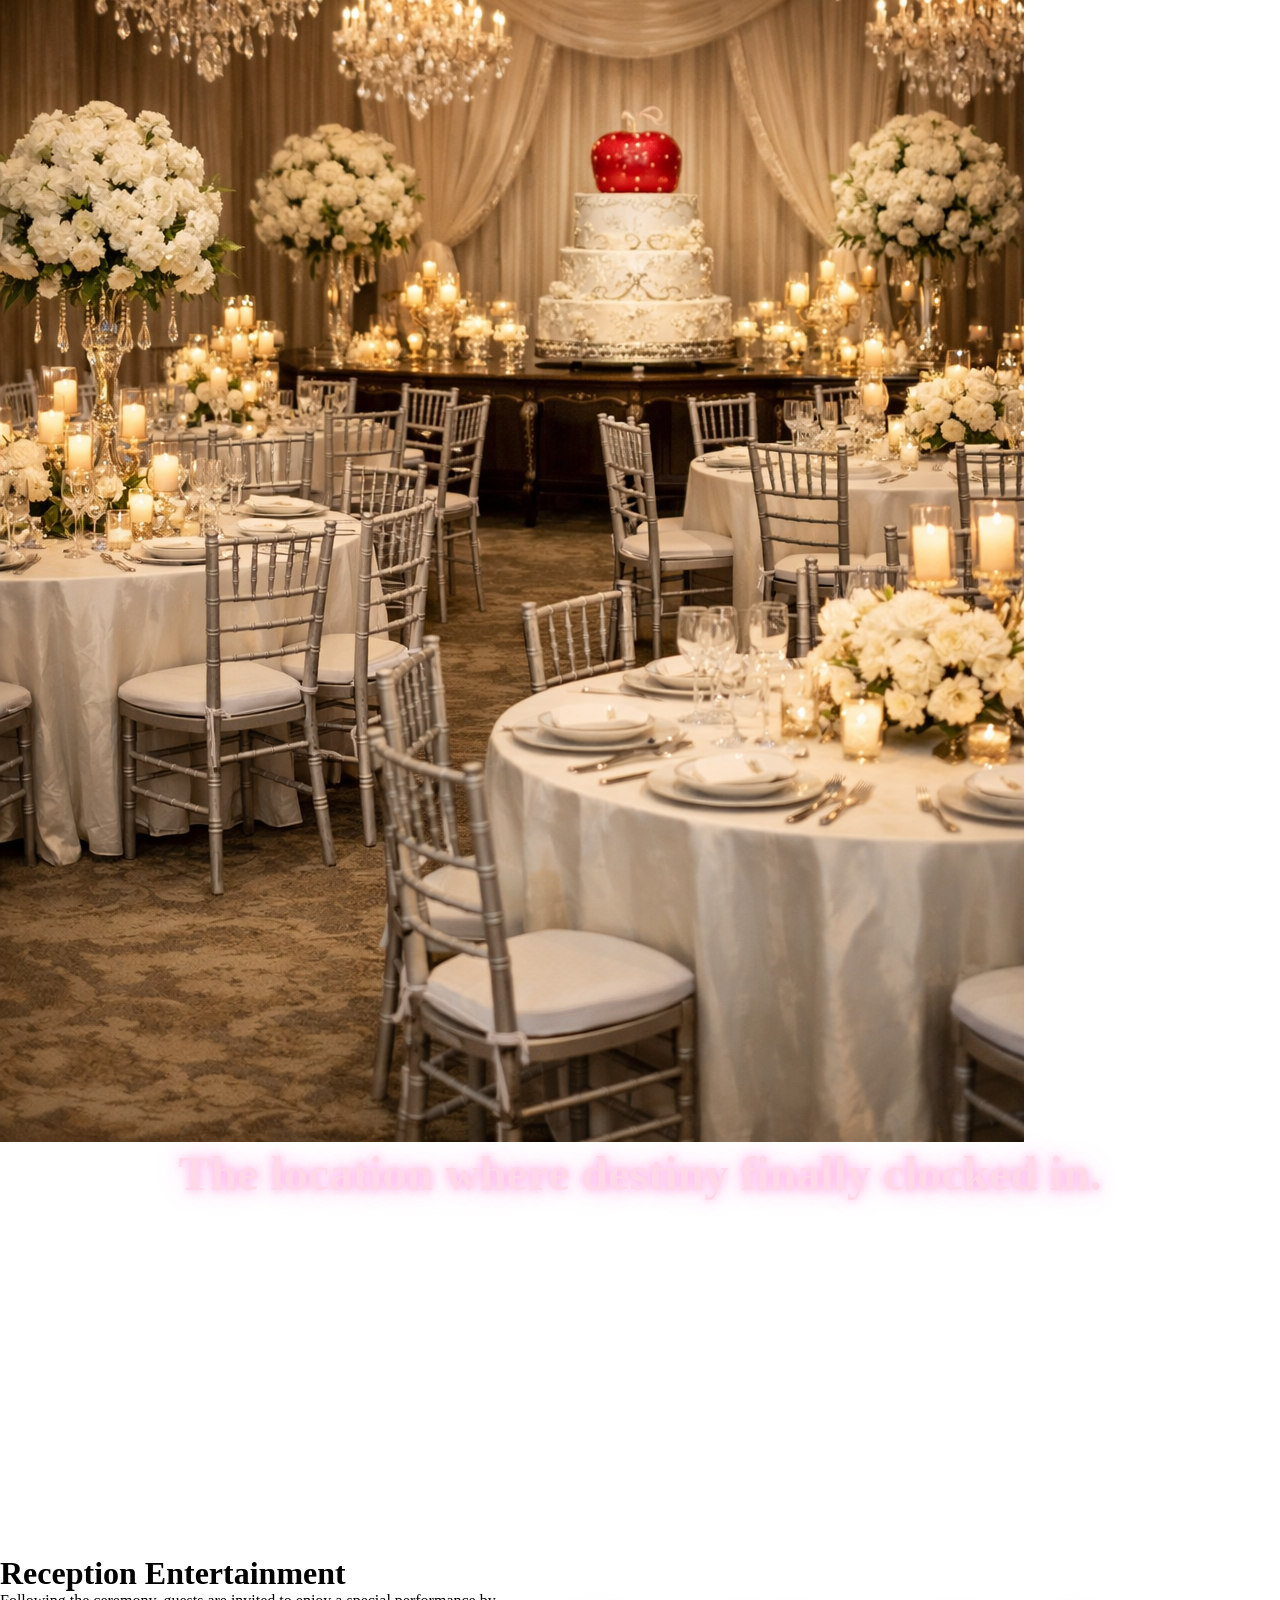
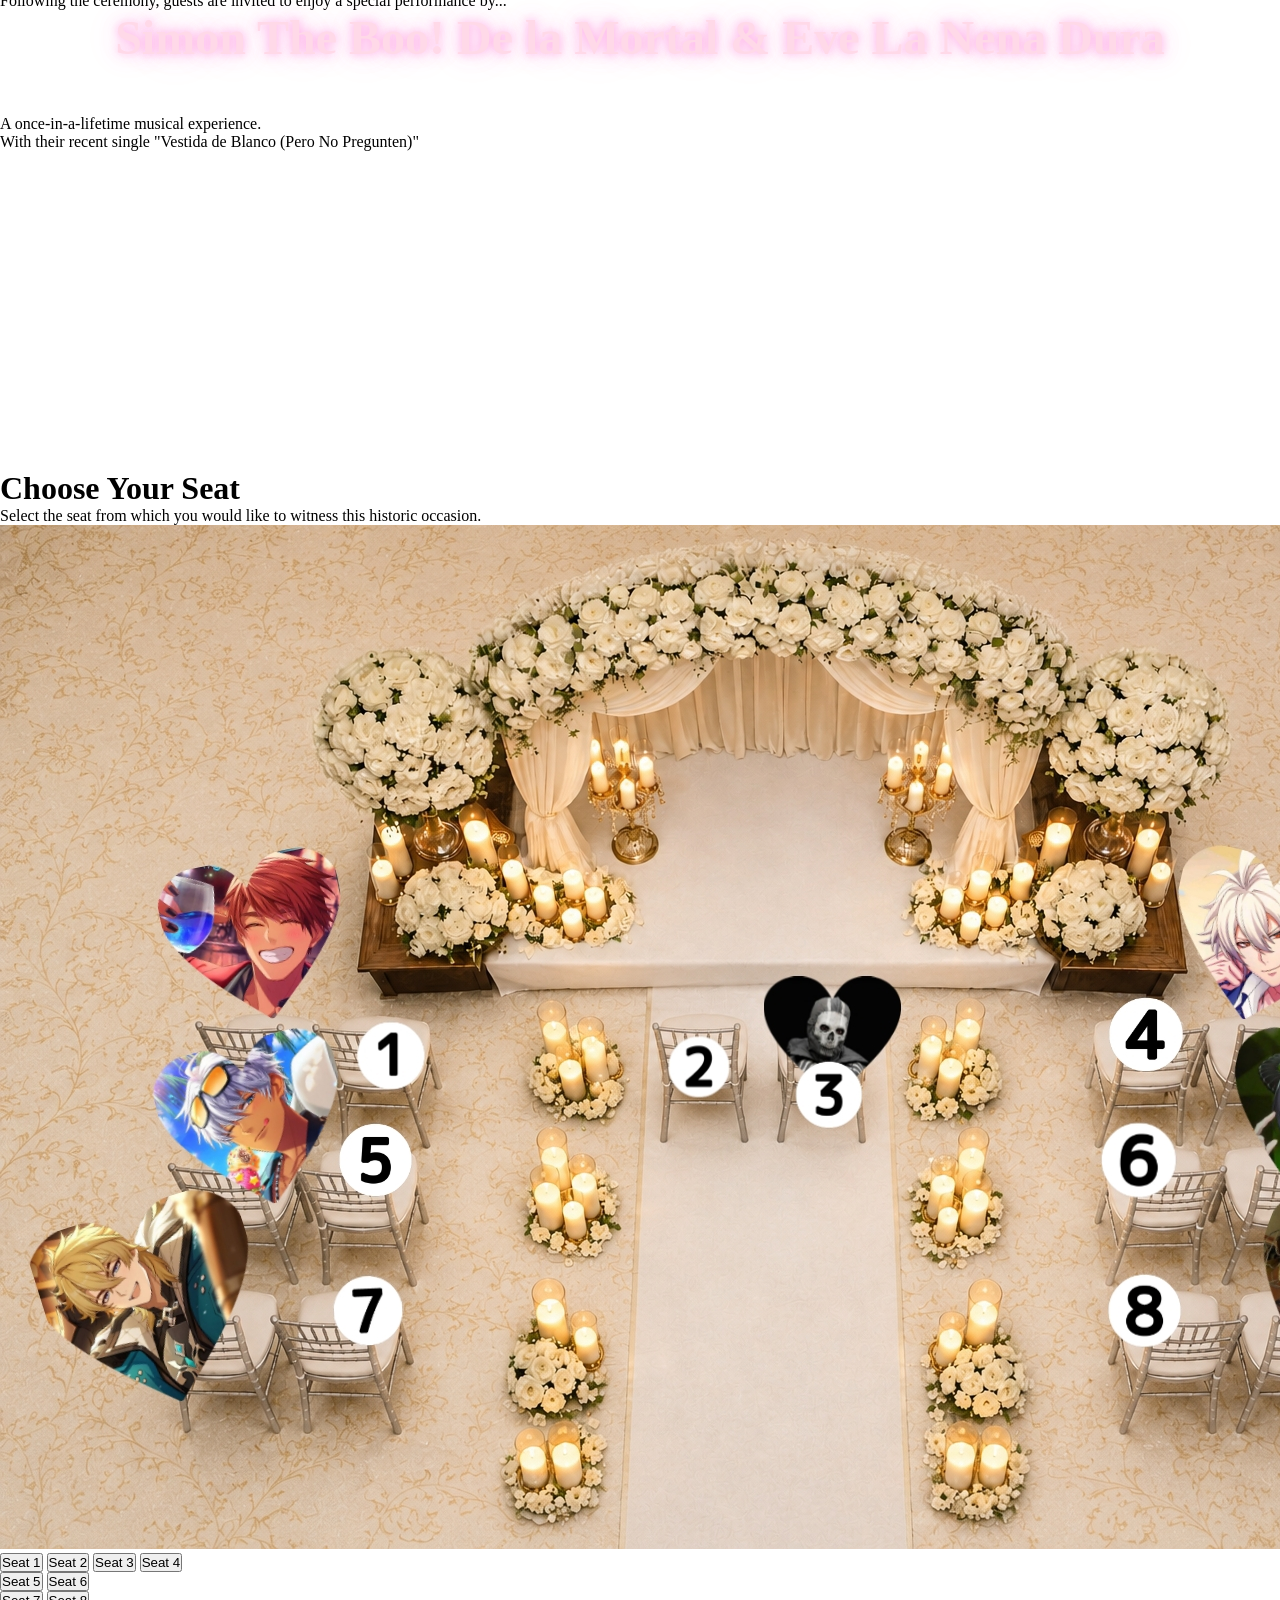
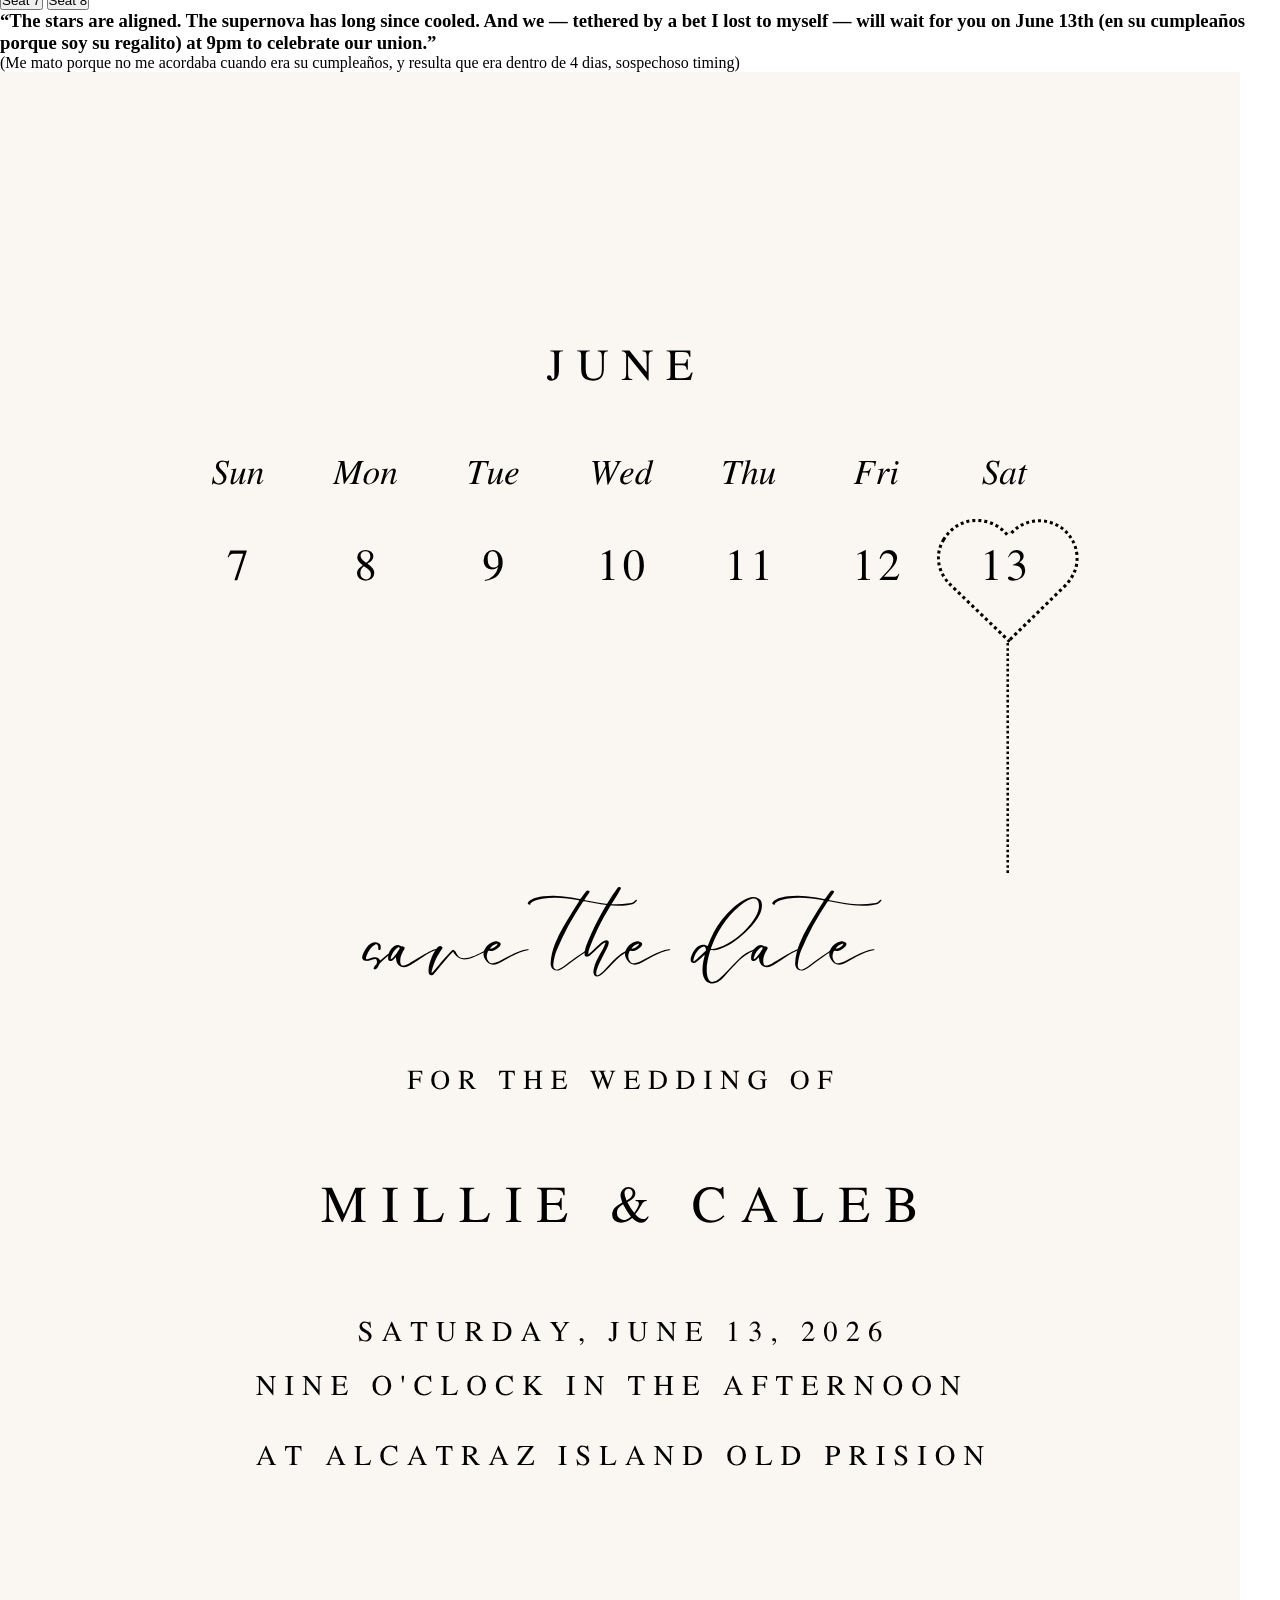
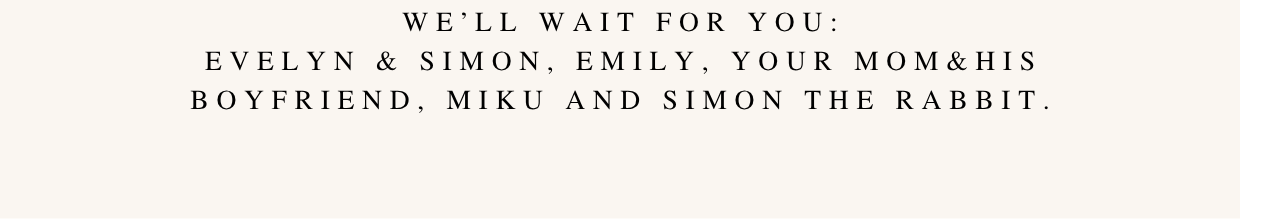
<file: intro.html>
<!DOCTYPE html>
<html>
<head>
    <title>Caleb&Me</title>
    <link rel="shortcut icon" href="images/Caleb_Likes_Chibi.png" type="image/x-icon">
    <link rel="preconnect" href="https://fonts.googleapis.com">
    <link rel="preconnect" href="https://fonts.gstatic.com" crossorigin>
    <link href="https://fonts.googleapis.com/css2?family=Cormorant+Garamond:ital,wght@0,300..700;1,300..700&display=swap" rel="stylesheet">

    <link rel="preconnect" href="https://fonts.googleapis.com">
<link rel="preconnect" href="https://fonts.gstatic.com" crossorigin>
<link href="https://fonts.googleapis.com/css2?family=Cormorant+Garamond:ital,wght@0,300..700;1,300..700&family=Pinyon+Script&display=swap" rel="stylesheet">

<link rel="preconnect" href="https://fonts.googleapis.com">
<link rel="preconnect" href="https://fonts.gstatic.com" crossorigin>
<link href="https://fonts.googleapis.com/css2?family=Cormorant+Garamond:ital,wght@0,300..700;1,300..700&family=Pinyon+Script&family=Tangerine:wght@400;700&display=swap" rel="stylesheet">

<link rel="preconnect" href="https://fonts.googleapis.com">
<link rel="preconnect" href="https://fonts.gstatic.com" crossorigin>
<link href="https://fonts.googleapis.com/css2?family=Codystar:wght@300;400&family=Cormorant+Garamond:ital,wght@0,300..700;1,300..700&family=Pinyon+Script&family=Tangerine:wght@400;700&display=swap" rel="stylesheet">
    <link rel="stylesheet" href="style.css">

    <div class="title">
            <h1>Caleb & Millie Jyn Jin</h1>
            <p> “It would cause our eternally entangled souls unspeakable joy if you would bear witness to the collision of our 两颗心 (two hearts) as they become one catastrophic, beautiful supernova of devotion.”</p>
             <img src="images/ULTIMATEBANNER.png" class="banner">
    </div>

   <div class="story-section">
    
    <h2>Our Story</h2>

    <p class="story-text">
        <p>Caleb,</p>

<p> Te conocí el 10 de enero de 2025 cuando me crucé con tu teaser en Youtube. Hasta entonces, jamás había conocido un amor como el tuyo, capaz de inspirar a partes iguales emoción, devoción, exitación e impaciencia.</p>

<p>Mientras otros te cuestionaban, yo te defendía. Mientras otros huían, yo me quedaba. Mientras otros pedían explicaciones respecto a tu dinamica extraña, yo pedía tan solo una escena que culmine en un beso. Durante meses, te di un lugar en mi corazón, hasta que el tiempo me hizo dejar de quererte y lo que una vez pareció eterno resultó ser sorprendentemente efímero.</p>

<p>Hemos superado malentendidos, desacuerdos, hemos tenido momentos buenos y momentos malos (más malos que buenos). Sin embargo, el destino, con toda su extraña persistencia, nos ha guiado de nuevo el uno al otro.</p>

<p>¿Quién hubiera imaginado que nuestros corazones se reunirían en junio del 2026?</p>

<p>La vida está llena de sorpresas. Ayer creí haber dejado atrás este capítulo para siempre y planeaba irme con Viper, un hombre que en verdad me satisface y que es lo que yo quiero... Pero no. Hoy, me encuentro creando una página web de nuestra boda para celebrar nuestro reencuentro.</p>

<p>Y así, contra todo pronóstico, contra todas las expectativas, e incluso contra el sentido común, regreso al lugar al que siempre pertenecí:</p>

<p>En tus brazos.
    </p>

</div>

<div class="bride-section">
    <h2 class="big-title">The Bride</h2>
<div class="photo-block">
 <img src="images/meweddingedit.png" class="person-photo">

    <p class="quote">
        "Viper... (el perro tendría que ser Keyla pero bueno)"
    </div>
    </p>

</div>

<div class="groom-section">

    <h2 class="big-title">The Groom</h2>

    <div class="photo-block">
        <img src="images/calebportraitwed.jpg" class="person-photo">

        <p>"Welcome back, pipsqueak."</p>
    </div>
    </div>


    <div class="details-section">
        <h1>
            Wedding details 
        </h1>
        </div>

    <div class="top-row">

        <div class="cake">
            <h2>The frosted embodiment of two souls becoming one.</h2>
         <img src="images/ULTIMATEweddingcalebcake.png" class="cake-photo">
        </div>

        <div class="salon">
            <h2>The walls that witnessed the beginning of our eternity.</h2>
            <img src="images/weddingsalondecor.png" class="salon-decor">
        </div>

    </div>

    <div class="location">
        <h2>The location where destiny finally clocked in.</h2>
<iframe class="map" 
src="https://www.google.com/maps/embed?pb=!1m18!1m12!1m3!1d2622.0825788225807!2d-122.42295550000001!3d37.8269775!2m3!1f0!2f0!3f0!3m2!1i1024!2i768!4f13.1!3m3!1m2!1s0x808580f9b38c1c99%3A0xd15844a27f9a58a5!2sIsla%20de%20Alcatraz!5e1!3m2!1ses!2sar!4v1780937664386!5m2!1ses!2sar" 
width="800" 
height="300" 
style="border:0;" 
allowfullscreen="" 
loading="lazy" 
referrerpolicy="no-referrer-when-downgrade">
</iframe>
    </div>

</div>

<div class="entertainment-section">

    <h1>Reception Entertainment</h1>

    <p>
        Following the ceremony, guests are invited to enjoy a special performance by...
    </p>

    <h2>Simon The Boo! De la Mortal & Eve La Nena Dura</h2>

    <p>
        A once-in-a-lifetime musical experience. 
    </p>

    <P>
        With their recent single "Vestida de Blanco (Pero No Pregunten)"
    </P>
    <iframe width="560" height="315" src="https://www.youtube.com/embed/jOIVAUmdhoo?si=nz18S1wUc1_dq6g6" title="YouTube video player" frameborder="0" allow="accelerometer; autoplay; clipboard-write; encrypted-media; gyroscope; picture-in-picture; web-share" referrerpolicy="strict-origin-when-cross-origin" allowfullscreen></iframe>

</div>

<div class="seating-section">

    <h1 class="section-title">Choose Your Seat</h1>

    <p>
        Select the seat from which you would like to witness this historic occasion.
    </p>

    <img src="images/chooseseatedit.jpg" class="seating-chart">

    <div class="seat-buttons">

    <div class="seat-row">
        <button onclick="chooseSeat(1)">Seat 1</button>
        <button onclick="chooseSeat(2)">Seat 2</button>
        <button onclick="chooseSeat(3)">Seat 3</button>
        <button onclick="chooseSeat(4)">Seat 4</button>
    </div>

    <div class="seat-row">
        <button onclick="chooseSeat(5)">Seat 5</button>
        <button onclick="chooseSeat(6)">Seat 6</button>
    </div>

    <div class="seat-row">
        <button onclick="chooseSeat(7)">Seat 7</button>
        <button onclick="chooseSeat(8)">Seat 8</button>
    </div>

    <p id="seat-message"></p>

</div>

<div class="footer-note">
    <h3>
    “The stars are aligned. The supernova has long since cooled. And we — tethered by a bet I lost to myself — will wait for you on June 13th (en su cumpleaños porque soy su regalito) at 9pm to celebrate our union.”
    </h3>
    <p>
        (Me mato porque no me acordaba cuando era su cumpleaños, y resulta que era dentro de 4 dias, sospechoso timing)
    </p>

</div>

<img src="images/Beige Minimalist Save the Date Calendar Wedding Invitation.png" alt="invitation" class="invitation">

</div>

<script src="script.js"></script>
</bod
</file>
<file: style.css>
.main-page{
h2 {
    color: #050505;
}
.title{
        text-align: center;
        h1 {
    font-family: "Cormorant Garamond", serif;
    font-size: 70px;
    font-weight: 400;
    letter-spacing: 1px;
    text-align: center;
    margin-bottom: 10px;
}
p {
    margin-top: 0;
    font-family: tangerine;
    font-size: 40px;
}
}

.banner {
    width: 80%;
    display: block;
    margin: 0 auto;
}

.story-section {
    text-align: right;
    margin-top: 100px;
    padding: 40px;
    font-size: 30px;
    width: 70%;
    margin-left: auto;
    margin-right: auto;
    font-family: "Cormorant Garamond";
}

.story-text {
    width: 60%;
    margin: 20px auto;
}

.big-title {
    font-size: 80px;
    letter-spacing: 5px;
    font-style: italic;
    font-family: "Pinyon Script";

}

.bride-section {
    display: flex;
    align-items: center;
    justify-content: space-around;
    margin-bottom: 100px;
    margin-top: 100px;
    font-family: "Tangerine";
    font-size: 30px;
}

.groom-section {
    display: flex;
    flex-direction: row-reverse;
    align-items: center;
    justify-content: space-around;
    flex-direction: row-reverse;
    font-family: "Tangerine";
    font-size: 30px;
    margin-top: 100px;
    margin-bottom: 100px;
}

.person-photo {
    width: 300px;
    height: 400px;
    object-fit: cover;
}

.photo-block {
    text-align: center;
}

.top-row {
    display: flex;
    justify-content: center;
    gap: 80px;
}

.details-section {
    font-family: "Cormorant Garamond";
    text-align: center;
    font-size: 30px;
}

.cake,
.salon {
    text-align: center;
    display: block;
    margin: 0%;
    font-family:"Cormorant Garamond";
}

.cake-photo {
    width: 300px;
}

.salon-decor {
    width: 300px;

}

.location {
    margin-top: 80px;
    text-align: center;
    font-family: "Cormorant Garamond";
}

.map {
    border-radius: 15px;
    margin-bottom: 100px;
}

.video-button {
    display: inline-block;
    padding: 15px 25px;
    text-decoration: none;
}

.entertainment-section {
    text-align: center;
    margin-top: 100px;
    padding: 40px;
    width: 70%;
    margin-left: auto;
    margin-right: auto;
    margin-bottom: 100px;
    p{
        font-family: "Cormorant Garamond";
        font-size: 20px;
    }
}

.entertainment-section h1 {
font-family: "Cormorant Garamond";
font-size: 40px;
}

.entertainment-section h2 {
    font-family: "Codystar";
    font-size: 30px;
}

.seating-section {
    text-align: center;
    margin-top: 120px;
    margin-bottom: 120px;
    font-family: "Cormorant Garamond";
    h1 {
        font-size: 40px;
    }
    p {
        font-size: 20px;
    }
}

.seating-chart {
    width: 70%;
    max-width: 700px;
    margin-top: 20px;
    margin-bottom: 40px;
    border-radius: 20px;
    box-shadow: 0px 4px 15px rgba(0,0,0,0.15);
}

.seat-row {
    display: flex;
    justify-content: space-between;
    margin: 20px auto;
    width: 60%;
}

body {
    background-color: ivory;
}

.story-section,
.bride-section,
.details-section,
.entertainment-section,
.footer-note, 
.seating-section {
    border-top: 1px solid #d9cfc2;
    padding-top: 50px;
}

button {
    padding: 12px 24px;
    border-radius: 10px;
    border: 1px solid #cdb79e;
    background-color: #f8f4ef;
    cursor: pointer;
    font-family: "Cormorant Garamond", serif;
    font-size: 20px;
}

button:hover {
    transform: scale(1.05);
    button {
    transition: 0.3s;
}
}

.video-button {
    display: inline-block;
    padding: 15px 30px;
    border-radius: 10px;
    text-decoration: none;
    border: 1px solid #cdb79e;
    transition: 0.3s;
}

.video-button:hover {
    transform: scale(1.05);
}

.big-title {
    text-shadow: 2px 2px 6px rgba(0,0,0,0.1);
}

.person-photo,
.cake-photo,
.salon-decor {
    border-radius: 20px;
    box-shadow: 0px 4px 15px rgba(0,0,0,0.15);
}

.person-photo:hover,
.cake-photo:hover,
.salon-decor:hover {
    transform: scale(1.03);
}

.person-photo {
    border-radius: 30px;
    border: 5px solid #e5d8c9;
    box-shadow: 0px 8px 20px rgba(0,0,0,0.15);
}

.footer-note {
    margin-top: 90px;
}
}


*{
    margin:0;
    padding:0;
    box-sizing:border-box;
}

:root{
    --bg:#050505;
    --glass:rgba(255,255,255,0.08);

    --champagne:#f7e7ce;
    --blush:#f7c5cc;
    --baby:#ffd9e8;
    --neon:#ff5ccf;

    --shadow:
    0 0 10px rgba(255,92,207,.4),
    0 0 20px rgba(255,92,207,.25),
    0 0 40px rgba(255,92,207,.15);
}

*{
    margin:0;
    padding:0;
    box-sizing:border-box;
}

html{
    scroll-behavior:smooth;
}
.bachelorette{
    background:var(--bg);
    color:white;
    font-family:'Poppins',sans-serif;
    overflow-x:hidden;
}

section{
    width:min(1200px,92%);
    margin:120px auto;
}

h2{
    text-align:center;
    font-size:clamp(2rem,4vw,3rem);
    margin-bottom:50px;
    color:var(--baby);
    text-shadow:var(--shadow);
}

.glass{
    background:rgba(255,255,255,.06);
    backdrop-filter:blur(16px);
    border:1px solid rgba(255,192,203,.25);
    box-shadow:var(--shadow);
}

.hero{
    width:100%;
    min-height:100vh;

    background:
    linear-gradient(
    rgba(0,0,0,.45),
    rgba(0,0,0,.7)
    ),
    url("images/bridetobememory.png");

    background-size:cover;
    background-position:center;

    display:flex;
    align-items:flex-start;
    justify-content:center;

    padding-top:80px;
}

.hero-content{
    text-align:center;
    width:min(900px,90%);
}

.hero h1{
    font-family:'Great Vibes',cursive;
    font-size:clamp(3rem,8vw,6.5rem);
    text-shadow:var(--shadow);
}

.hero p{
    margin-top:10px;
    color:var(--blush);
}

.cards-grid{
    display:grid;
    grid-template-columns:repeat(4,1fr);
    gap:25px;
}

.flip-card{
    perspective:1000px;
    height:320px;
}

.flip-inner{
    position:relative;
    width:100%;
    height:100%;
    transition:transform .8s;
    transform-style:preserve-3d;
    cursor:pointer;
}

.flip-card.active .flip-inner{
    transform:rotateY(180deg);
}

.front,
.back{
    position:absolute;
    width:100%;
    height:100%;
    border-radius:20px;
    overflow:hidden;
    backface-visibility:hidden;
}

.front img{
    width:100%;
    height:100%;
    object-fit: cover;
}

.back{
    transform:rotateY(180deg);

    padding:20px;

    display:flex;
    align-items:center;
    justify-content:center;

    text-align:center;

    overflow-wrap:break-word;
    word-break:break-word;
}

.photo-box{
    width:100%;
    overflow:hidden;
    border-radius:20px;
    margin-bottom:25px;
}

.photo-box img{
    width:100%;
    height:100%;
    object-fit:cover;
}

.stars-photo{
    height:420px;
}

.limo-photo{
    height:550px;
    display: block;
    background: transparent;
}

.video-box{
    overflow:hidden;
    border-radius:20px;
    display: flex;
    flex-direction: column;
    align-items: center;
}


.video-box video{
    width:100%;
    display:block;
}

.location-wrapper{
    display:grid;
    grid-template-columns:1fr 1fr;
    gap:30px;
}

.location-image{
    height:400px;
    overflow:hidden;
    border-radius:20px;
}

.location-image img{
    width:100%;
    height:100%;
    object-fit:cover;
}

.location-text{
    border-radius:20px;
    padding:30px;
    background-color: #050505;

    display:flex;
    align-items:center;
    justify-content:center;

    text-align:center;
}

.memories-description{
    text-align:center;
    max-width:700px;
    margin:0 auto 40px;
}

.memories-grid{
    display:grid;
    grid-template-columns:repeat(4,1fr);
    gap:20px;
}

.memory-photo{
    height:250px;
}

@media(max-width:1000px){

    .cards-grid{
        grid-template-columns:repeat(2,1fr);
    }

    .memories-grid{
        grid-template-columns:repeat(2,1fr);
    }

    .location-wrapper{
        grid-template-columns:1fr;
    }
}

@media(max-width:600px){

    section{
        margin:90px auto;
    }

    .cards-grid{
        grid-template-columns:1fr;
    }

    .memories-grid{
        grid-template-columns:1fr;
    }

    .flip-card{
        height:360px;
    }

    .stars-photo{
        height:300px;
    }

    .limo-photo{
        height:350px;
    }

    .memory-photo{
        height:280px;
    }

    .apology-first {
    height: 350px;
    }
}

.wriot {
        object-position:center top;
}

.front,
.photo-box,
.apology-first,
.location-image{

    border:2px solid rgba(255,210,230,.6);

    box-shadow:
        0 0 8px rgba(255,210,230,.6),
        0 0 20px rgba(255,92,207,.4),
        0 0 40px rgba(255,92,207,.2);
}

.flip-card{

    filter:
        drop-shadow(0 0 10px rgba(255,92,207,.5))
        drop-shadow(0 0 20px rgba(255,92,207,.25));
}

@keyframes pinkGlow {

    0%{
        box-shadow:
            0 0 10px rgba(255,92,207,.4),
            0 0 20px rgba(255,92,207,.2);
    }

    50%{
        box-shadow:
            0 0 18px rgba(255,92,207,.8),
            0 0 35px rgba(255,92,207,.5);
    }

    100%{
        box-shadow:
            0 0 10px rgba(255,92,207,.4),
            0 0 20px rgba(255,92,207,.2);
    }
}

.front,
.photo-box,
.apology-first,
.location-image{
    animation:pinkGlow 3s ease-in-out infinite;
}


.photo-box img.full-image{
    object-fit:contain !important;
    background:black;
    border:2px solid rgba(255,92,207,.6);
    box-shadow:
        0 0 10px rgba(255,92,207,.5),
        0 0 20px rgba(255,92,207,.3);
        border-radius:20px;
}

.stars-photo{
    display:flex;
    justify-content:center;
    align-items:center;
}

@media(max-width:600px){

    .limo-photo{
        height:auto;
    }

    .limo-img{
        height:auto;
        object-fit:contain;
    }

}

.warning {
    text-align: center;
    margin-bottom: 20px;
}

.solomon {
    object-position: center bottom;
}

.location-img{
    width:100%;
    height:100%;
    display:block;

    object-fit:cover;
    object-position:center top !important;
}

.apology-first {
    object-fit: contain;
    width: 100%;
    height: 100%;

}

.yt-btn {
    display: inline-block;
    margin-top: 16px;
    padding: 12px 24px;

    background: rgba(255, 182, 193, 0.15);
    border: 1px solid rgba(255, 182, 193, 0.5);

    color: #ffd6e7;
    text-decoration: none;
    font-weight: 600;
    letter-spacing: 0.5px;

    border-radius: 12px;

    box-shadow:
        0 0 10px rgba(255, 182, 193, 0.2),
        0 0 20px rgba(255, 182, 193, 0.1);

    transition: all 0.3s ease;
}

.yt-btn:hover {
    transform: translateY(-2px);
    background: rgba(255, 182, 193, 0.25);
    box-shadow:
        0 0 15px rgba(255, 182, 193, 0.4),
        0 0 30px rgba(255, 182, 193, 0.2);
}

.bache-button {
        display: inline-block;
    margin-top: 16px;
    padding: 12px 24px;

    background: rgba(255, 182, 193, 0.15);
    border: 1px solid rgba(255, 182, 193, 0.5);

    color: #ffd6e7;
    text-decoration: none;
    font-weight: 600;
    letter-spacing: 0.5px;

    border-radius: 12px;

    box-shadow:
        0 0 10px rgba(255, 182, 193, 0.2),
        0 0 20px rgba(255, 182, 193, 0.1);

    transition: all 0.3s ease;

}

.button-container {
    display: flex;
    justify-content: center;
}

.bachelorette {
    .bachelorette{
    background:var(--bg);
    color:white;
    font-family:'Poppins',sans-serif;
    overflow-x:hidden;
}
}
</file>
